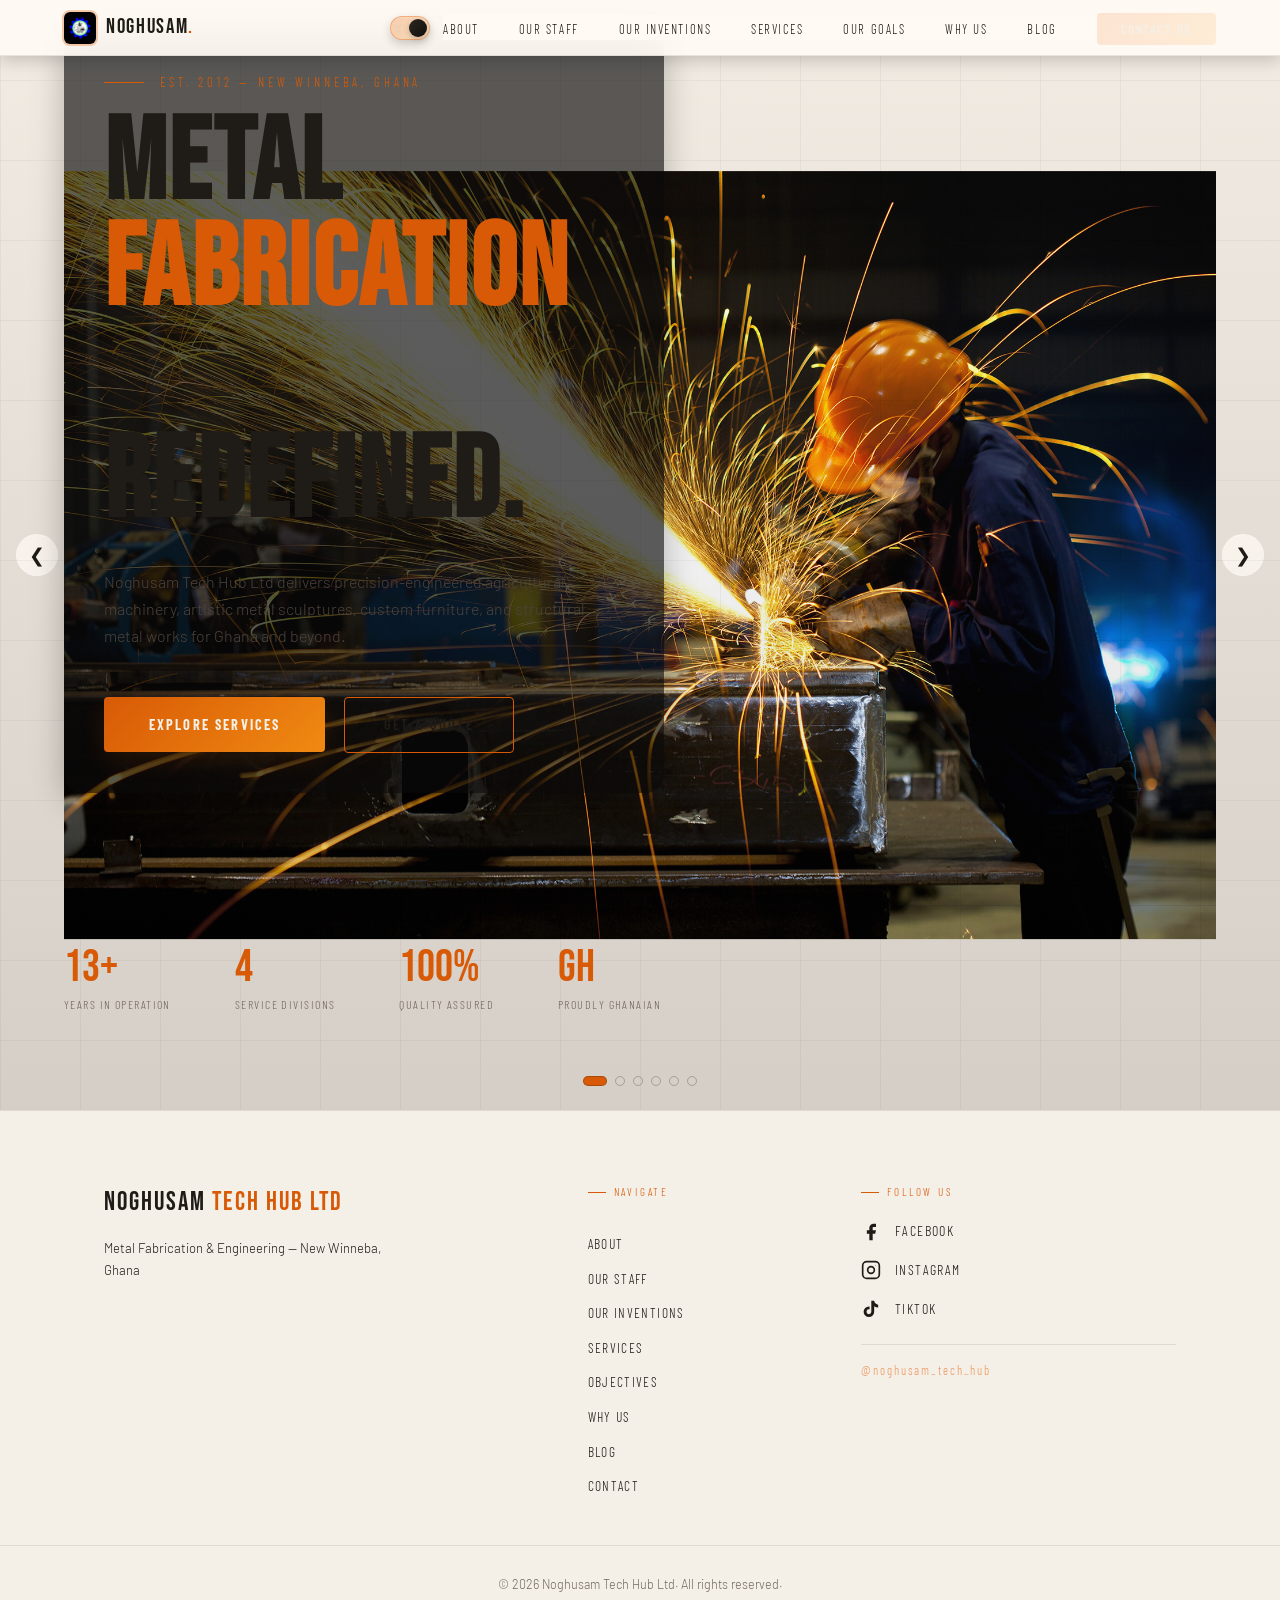
<file: index.html>
<!DOCTYPE html>
<html lang="en">
<head>
  <meta charset="UTF-8" />
  <meta name="viewport" content="width=device-width, initial-scale=1.0"/>
  <title>Noghusam Tech Hub Ltd | Metal Fabrication & Engineering</title>
  <link rel="preconnect" href="https://fonts.googleapis.com">
  <link href="https://fonts.googleapis.com/css2?family=Bebas+Neue&family=Barlow:wght@300;400;500;600&family=Barlow+Condensed:wght@600;700&display=swap" rel="stylesheet">
  <link rel="stylesheet" href="style.css">
</head>
<body>

<!-- NAV -->
<nav>
  <a href="index.html" class="nav-logo">
    <img src="assets/logo.jpeg" alt="Noghusam Logo">
    Noghusam<span>.</span>
  </a>
  <button class="theme-toggle" id="themeToggle" type="button" aria-label="Toggle theme" aria-pressed="false">
    <span class="theme-toggle-track" aria-hidden="true">
      <span class="theme-toggle-icon theme-toggle-icon-moon">☾</span>
      <span class="theme-toggle-icon theme-toggle-icon-sun">☀</span>
      <span class="theme-toggle-thumb"></span>
    </span>
    <span class="sr-only theme-toggle-state">Dark mode</span>
  </button>
  <button class="hamburger" onclick="toggleMenu()">☰</button>
  <ul class="nav-links" id="navMenu">
    <li><a href="about.html">About</a></li>
    <li><a href="staff.html">Our Staff</a></li>
    <li><a href="inventions.html">Our Inventions</a></li>
    <li><a href="services.html">Services</a></li>
    <li><a href="goals.html">Our Goals</a></li>
    <li><a href="why-us.html">Why Us</a></li>
    <li><a href="blog.html">Blog</a></li>
    <li><a href="contact.html" class="nav-cta">Contact Us</a></li>
  </ul>
</nav>

<!-- HERO -->
<section id="hero">
  <div class="hero-carousel" id="heroCarousel">
    <div class="carousel-track" id="carouselTrack">
      <img src="assets/landing_page.jpg" alt="Slide 1" class="carousel-slide is-active">
      <img src="assets/machine.png" alt="Slide 2" class="carousel-slide">
      <img src="assets/sculpture.jpg" alt="Sculpture slide" class="carousel-slide">
      <img src="assets/serv1.webp" alt="Service slide" class="carousel-slide">
      <img src="assets/5.webp" alt="Slide 5" class="carousel-slide">
      <img src="assets/6.jpg" alt="Slide 6" class="carousel-slide">
    </div>
    <button class="carousel-btn prev" id="carouselPrev" aria-label="Previous slide">&#10094;</button>
    <button class="carousel-btn next" id="carouselNext" aria-label="Next slide">&#10095;</button>
    <div class="carousel-dots" id="carouselDots"></div>
    <div class="carousel-swipe-hint">← swipe →</div>
  </div>
  <div class="hero-grid-lines"></div>
  <div class="hero-text-bg">
    <div class="hero-label">Est. 2012 &mdash; New Winneba, Ghana</div>
    <h1 class="hero-title">
      Metal<br>
      <em>Fabrication</em><br>
      Redefined.
    </h1>
    <p class="hero-sub">
      Noghusam Tech Hub Ltd delivers precision-engineered agricultural machinery, artistic metal sculptures, custom furniture, and structural metal works for Ghana and beyond.
    </p>
    <div class="hero-actions">
      <a href="services.html" class="btn-primary">Explore Services</a>
      <a href="contact.html" class="btn-ghost">Get a Quote</a>
    </div>
  </div>
  <div class="hero-stats">
    <div><div class="stat-num">13+</div><div class="stat-label">Years in Operation</div></div>
    <div><div class="stat-num">4</div><div class="stat-label">Service Divisions</div></div>
    <div><div class="stat-num">100%</div><div class="stat-label">Quality Assured</div></div>
    <div><div class="stat-num">GH</div><div class="stat-label">Proudly Ghanaian</div></div>
  </div>
</section>

<!-- FOOTER -->
<footer>
  <div class="footer-top">
    <div class="footer-brand">
      <div class="footer-logo">Noghusam<span> Tech Hub Ltd</span></div>
      <div class="footer-tagline">Metal Fabrication &amp; Engineering — New Winneba, Ghana</div>
    </div>
    <div class="footer-nav">
      <div class="footer-nav-col">
        <div class="footer-nav-label">Navigate</div>
        <a href="about.html">About</a>
        <a href="staff.html">Our Staff</a>
        <a href="inventions.html">Our Inventions</a>
        <a href="services.html">Services</a>
        <a href="goals.html">Objectives</a>
        <a href="why-us.html">Why Us</a>
        <a href="blog.html">Blog</a>
        <a href="contact.html">Contact</a>
      </div>
    </div>
    <div class="footer-social-block">
      <div class="footer-nav-label">Follow Us</div>
      <div class="footer-social-links">
        <!-- Facebook -->
        <a href="https://www.facebook.com/cwmcl" target="_blank" rel="noopener" class="social-link" aria-label="Facebook">
          <svg class="social-icon" viewBox="0 0 24 24" fill="currentColor">
            <path d="M18 2h-3a5 5 0 0 0-5 5v3H7v4h3v8h4v-8h3l1-4h-4V7a1 1 0 0 1 1-1h3z"/>
          </svg>
          <span>Facebook</span>
        </a>
        <!-- Instagram -->
        <a href="https://instagram.com/noghusam_tech_hub" target="_blank" rel="noopener" class="social-link" aria-label="Instagram">
          <svg class="social-icon" viewBox="0 0 24 24" fill="none" stroke="currentColor" stroke-width="2" stroke-linecap="round" stroke-linejoin="round">
            <rect x="2" y="2" width="20" height="20" rx="5" ry="5"/>
            <circle cx="12" cy="12" r="4"/>
            <circle cx="17.5" cy="6.5" r="0.5" fill="currentColor" stroke="none"/>
          </svg>
          <span>Instagram</span>
        </a>
        <!-- TikTok -->
        <a href="https://tiktok.com/@noghusam_tech_hub" target="_blank" rel="noopener" class="social-link" aria-label="TikTok">
          <svg class="social-icon" viewBox="0 0 24 24" fill="currentColor">
            <path d="M19.59 6.69a4.83 4.83 0 0 1-3.77-4.25V2h-3.45v13.67a2.89 2.89 0 0 1-2.88 2.5 2.89 2.89 0 0 1-2.89-2.89 2.89 2.89 0 0 1 2.89-2.89c.28 0 .54.04.79.1V9.01a6.32 6.32 0 0 0-.79-.05 6.34 6.34 0 0 0-6.34 6.34 6.34 6.34 0 0 0 6.34 6.34 6.34 6.34 0 0 0 6.33-6.34V8.69a8.18 8.18 0 0 0 4.78 1.52V6.75a4.85 4.85 0 0 1-1.01-.06z"/>
          </svg>
          <span>TikTok</span>
        </a>
      </div>
      <div class="footer-handle">@noghusam_tech_hub</div>
    </div>
  </div>
  <div class="footer-bottom">
    <div class="footer-copy">© 2026 Noghusam Tech Hub Ltd. All rights reserved.</div>
  </div>
</footer>

<script src="script.js"></script>
</body>
</html>
</file>
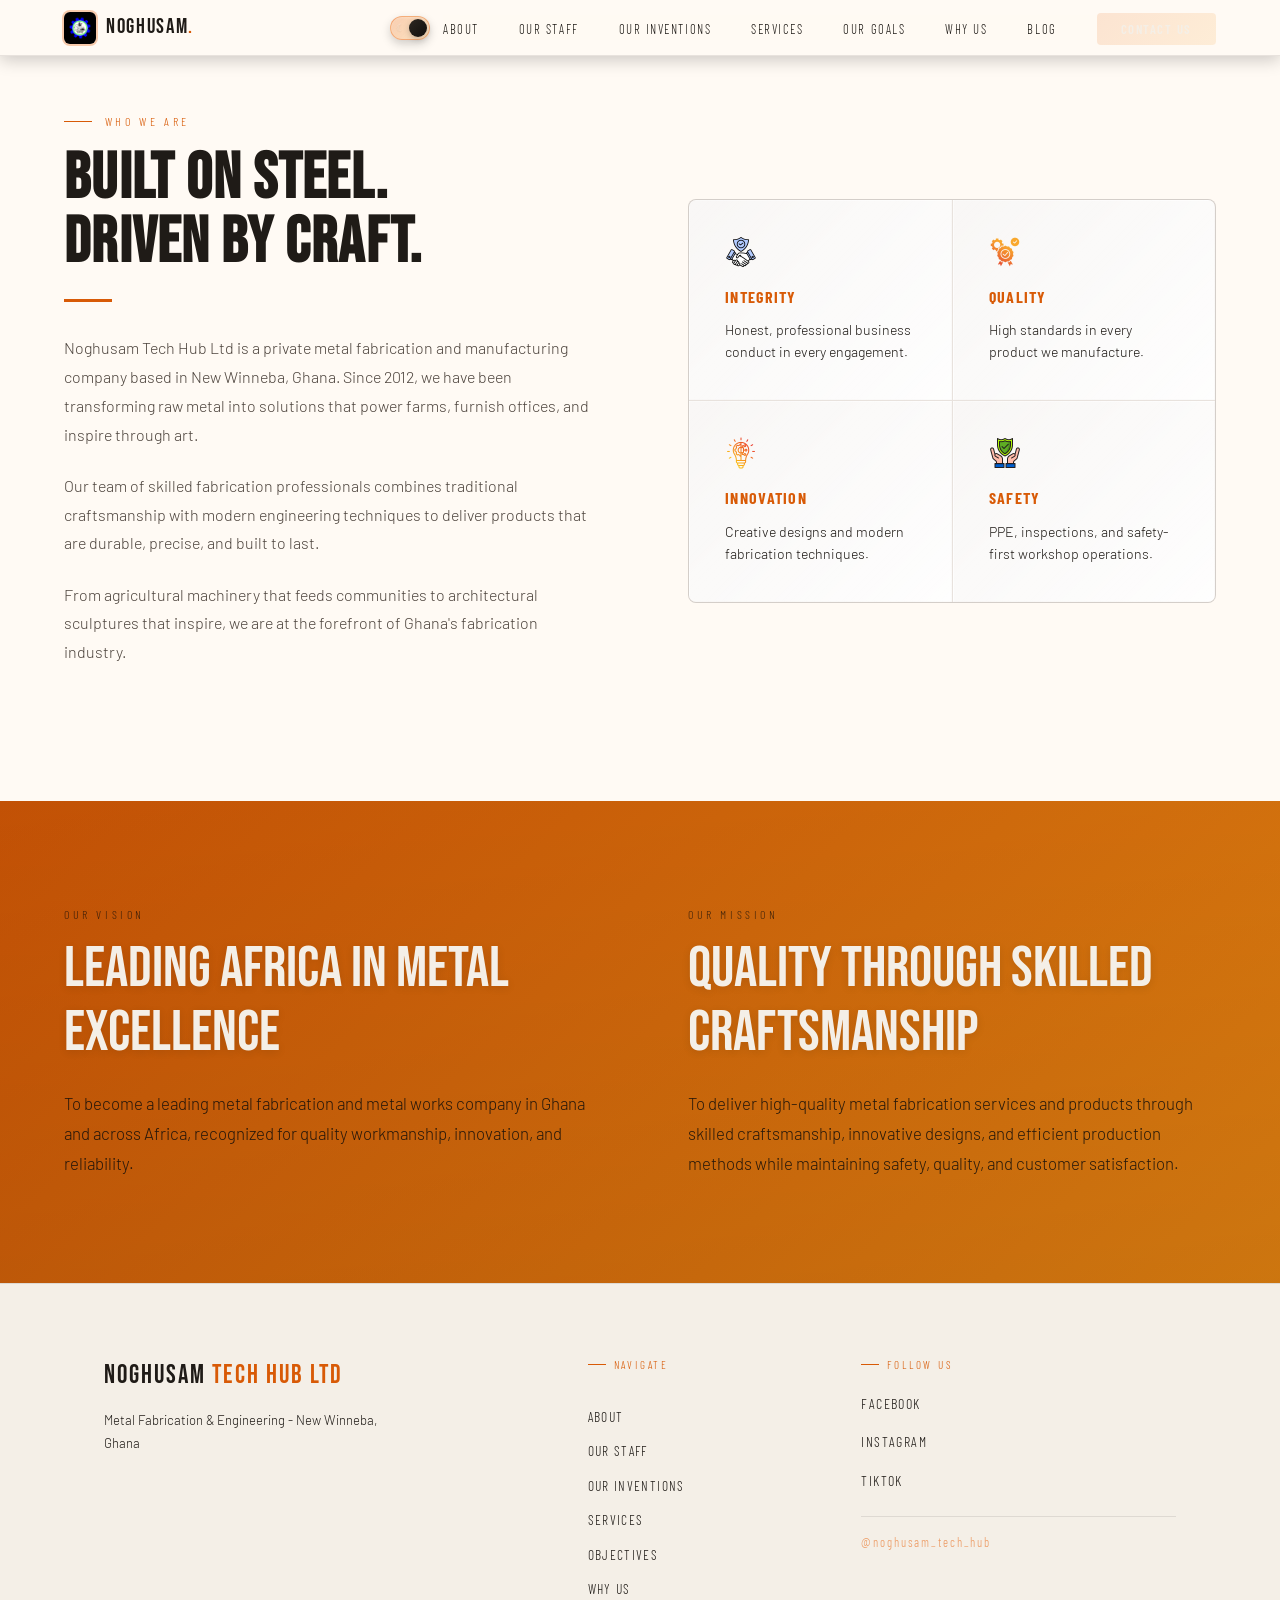
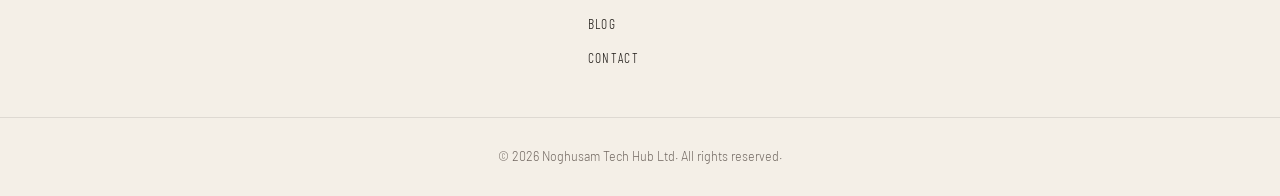
<file: about.html>
<!DOCTYPE html>
<html lang="en">
<head>
  <meta charset="UTF-8" />
  <meta name="viewport" content="width=device-width, initial-scale=1.0"/>
  <title>About | Noghusam Tech Hub Ltd</title>
  <link rel="preconnect" href="https://fonts.googleapis.com">
  <link href="https://fonts.googleapis.com/css2?family=Bebas+Neue&family=Barlow:wght@300;400;500;600&family=Barlow+Condensed:wght@600;700&display=swap" rel="stylesheet">
  <link rel="stylesheet" href="style.css">
</head>
<body>
<nav>
  <a href="index.html" class="nav-logo">
    <img src="assets/logo.jpeg" alt="Noghusam Logo">
    Noghusam<span>.</span>
  </a>
  <button class="theme-toggle" id="themeToggle" type="button" aria-label="Toggle theme" aria-pressed="false">
    <span class="theme-toggle-track" aria-hidden="true">
      <span class="theme-toggle-icon theme-toggle-icon-moon">☾</span>
      <span class="theme-toggle-icon theme-toggle-icon-sun">☀</span>
      <span class="theme-toggle-thumb"></span>
    </span>
    <span class="sr-only theme-toggle-state">Dark mode</span>
  </button>
  <button class="hamburger" onclick="toggleMenu()">☰</button>
  <ul class="nav-links" id="navMenu">
    <li><a href="about.html">About</a></li>
    <li><a href="staff.html">Our Staff</a></li>
    <li><a href="inventions.html">Our Inventions</a></li>
    <li><a href="services.html">Services</a></li>
    <li><a href="goals.html">Our Goals</a></li>
    <li><a href="why-us.html">Why Us</a></li>
    <li><a href="blog.html">Blog</a></li>
    <li><a href="contact.html" class="nav-cta">Contact Us</a></li>
  </ul>
</nav>

<section id="about">
  <div class="about-grid">
    <div class="about-text reveal">
      <div class="section-tag">Who We Are</div>
      <h2 class="section-title">Built on Steel.<br>Driven by Craft.</h2>
      <div class="divider"></div>
      <p>Noghusam Tech Hub Ltd is a private metal fabrication and manufacturing company based in New Winneba, Ghana. Since 2012, we have been transforming raw metal into solutions that power farms, furnish offices, and inspire through art.</p>
      <p>Our team of skilled fabrication professionals combines traditional craftsmanship with modern engineering techniques to deliver products that are durable, precise, and built to last.</p>
      <p>From agricultural machinery that feeds communities to architectural sculptures that inspire, we are at the forefront of Ghana's fabrication industry.</p>
    </div>
    <div class="values-grid reveal">
      <div class="value-card"><div class="value-icon"><img src="assets/integrity.png" alt="Integrity icon"></div><div class="value-title">Integrity</div><div class="value-desc">Honest, professional business conduct in every engagement.</div></div>
      <div class="value-card"><div class="value-icon"><img src="assets/quality.png" alt="Quality icon"></div><div class="value-title">Quality</div><div class="value-desc">High standards in every product we manufacture.</div></div>
      <div class="value-card"><div class="value-icon"><img src="assets/innovation.png" alt="Innovation icon"></div><div class="value-title">Innovation</div><div class="value-desc">Creative designs and modern fabrication techniques.</div></div>
      <div class="value-card"><div class="value-icon"><img src="assets/safety.webp" alt="Safety icon"></div><div class="value-title">Safety</div><div class="value-desc">PPE, inspections, and safety-first workshop operations.</div></div>
    </div>
  </div>
</section>

<section id="vision">
  <h2 class="sr-only">Vision and Mission</h2>
  <div class="vision-grid">
    <div class="reveal">
      <div class="vm-label">Our Vision</div>
      <div class="vm-title">Leading Africa in Metal Excellence</div>
      <p class="vm-text">To become a leading metal fabrication and metal works company in Ghana and across Africa, recognized for quality workmanship, innovation, and reliability.</p>
    </div>
    <div class="reveal">
      <div class="vm-label">Our Mission</div>
      <div class="vm-title">Quality Through Skilled Craftsmanship</div>
      <p class="vm-text">To deliver high-quality metal fabrication services and products through skilled craftsmanship, innovative designs, and efficient production methods while maintaining safety, quality, and customer satisfaction.</p>
    </div>
  </div>
</section>

<footer>
  <div class="footer-top">
    <div class="footer-brand">
      <div class="footer-logo">Noghusam<span> Tech Hub Ltd</span></div>
      <div class="footer-tagline">Metal Fabrication &amp; Engineering - New Winneba, Ghana</div>
    </div>
    <div class="footer-nav">
      <div class="footer-nav-col">
        <div class="footer-nav-label">Navigate</div>
        <a href="about.html">About</a>
        <a href="staff.html">Our Staff</a>
        <a href="inventions.html">Our Inventions</a>
        <a href="services.html">Services</a>
        <a href="goals.html">Objectives</a>
        <a href="why-us.html">Why Us</a>
        <a href="blog.html">Blog</a>
        <a href="contact.html">Contact</a>
      </div>
    </div>
    <div class="footer-social-block">
      <div class="footer-nav-label">Follow Us</div>
      <div class="footer-social-links">
        <a href="https://www.facebook.com/cwmcl" target="_blank" rel="noopener" class="social-link">Facebook</a>
        <a href="https://instagram.com/noghusam_tech_hub" target="_blank" rel="noopener" class="social-link">Instagram</a>
        <a href="https://tiktok.com/@noghusam_tech_hub" target="_blank" rel="noopener" class="social-link">TikTok</a>
      </div>
      <div class="footer-handle">@noghusam_tech_hub</div>
    </div>
  </div>
  <div class="footer-bottom">
    <div class="footer-copy">© 2026 Noghusam Tech Hub Ltd. All rights reserved.</div>
  </div>
</footer>

<script src="script.js"></script>
</body>
</html>
</file>
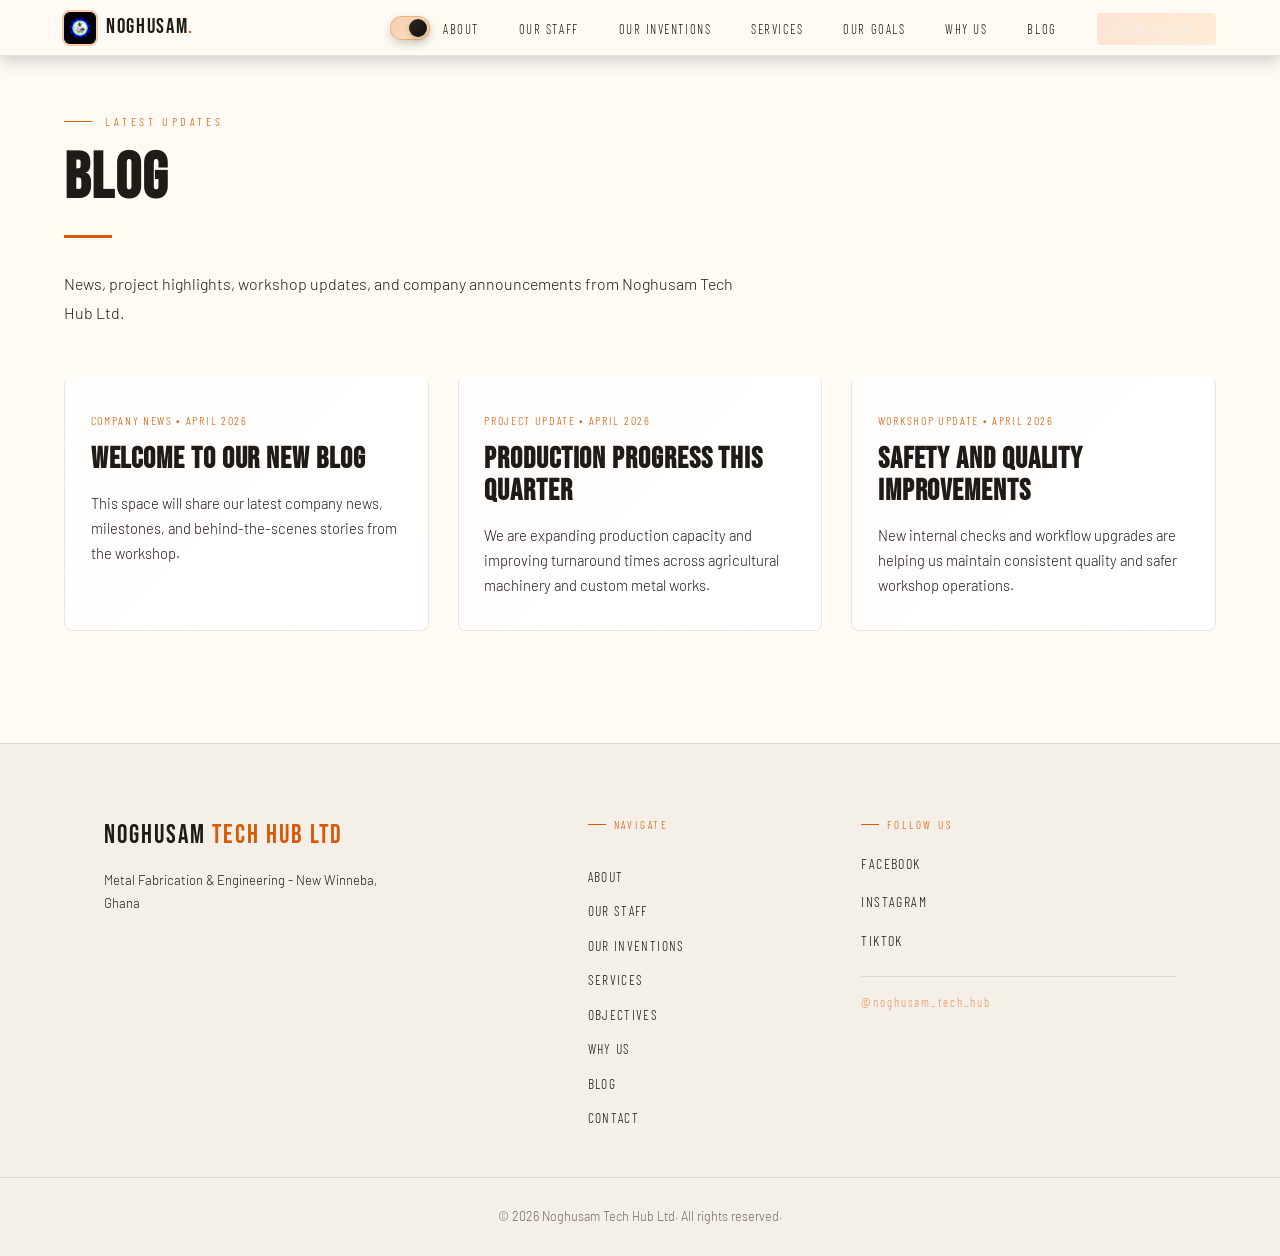
<file: blog.html>
<!DOCTYPE html>
<html lang="en">
<head>
  <meta charset="UTF-8" />
  <meta name="viewport" content="width=device-width, initial-scale=1.0"/>
  <title>Blog | Noghusam Tech Hub Ltd</title>
  <link rel="preconnect" href="https://fonts.googleapis.com">
  <link href="https://fonts.googleapis.com/css2?family=Bebas+Neue&family=Barlow:wght@300;400;500;600&family=Barlow+Condensed:wght@600;700&display=swap" rel="stylesheet">
  <link rel="stylesheet" href="style.css">
</head>
<body>
<nav>
  <a href="index.html" class="nav-logo"><img src="assets/logo.jpeg" alt="Noghusam Logo">Noghusam<span>.</span></a>
  <button class="theme-toggle" id="themeToggle" type="button" aria-label="Toggle theme" aria-pressed="false"><span class="theme-toggle-track" aria-hidden="true"><span class="theme-toggle-icon theme-toggle-icon-moon">☾</span><span class="theme-toggle-icon theme-toggle-icon-sun">☀</span><span class="theme-toggle-thumb"></span></span><span class="sr-only theme-toggle-state">Dark mode</span></button>
  <button class="hamburger" onclick="toggleMenu()">☰</button>
  <ul class="nav-links" id="navMenu">
    <li><a href="about.html">About</a></li><li><a href="staff.html">Our Staff</a></li><li><a href="inventions.html">Our Inventions</a></li><li><a href="services.html">Services</a></li><li><a href="goals.html">Our Goals</a></li><li><a href="why-us.html">Why Us</a></li><li><a href="blog.html">Blog</a></li><li><a href="contact.html" class="nav-cta">Contact Us</a></li>
  </ul>
</nav>
<section id="blog">
  <div class="blog-wrap">
    <div class="reveal">
      <div class="section-tag">Latest Updates</div>
      <h2 class="section-title">BLOG</h2>
      <div class="divider"></div>
      <p class="blog-intro">News, project highlights, workshop updates, and company announcements from Noghusam Tech Hub Ltd.</p>
    </div>
    <div class="blog-grid reveal">
      <article class="blog-card"><div class="blog-meta">Company News • April 2026</div><h3 class="blog-title">Welcome to Our New Blog</h3><p class="blog-excerpt">This space will share our latest company news, milestones, and behind-the-scenes stories from the workshop.</p></article>
      <article class="blog-card"><div class="blog-meta">Project Update • April 2026</div><h3 class="blog-title">Production Progress This Quarter</h3><p class="blog-excerpt">We are expanding production capacity and improving turnaround times across agricultural machinery and custom metal works.</p></article>
      <article class="blog-card"><div class="blog-meta">Workshop Update • April 2026</div><h3 class="blog-title">Safety and Quality Improvements</h3><p class="blog-excerpt">New internal checks and workflow upgrades are helping us maintain consistent quality and safer workshop operations.</p></article>
    </div>
  </div>
</section>
<footer>
  <div class="footer-top"><div class="footer-brand"><div class="footer-logo">Noghusam<span> Tech Hub Ltd</span></div><div class="footer-tagline">Metal Fabrication &amp; Engineering - New Winneba, Ghana</div></div><div class="footer-nav"><div class="footer-nav-col"><div class="footer-nav-label">Navigate</div><a href="about.html">About</a><a href="staff.html">Our Staff</a><a href="inventions.html">Our Inventions</a><a href="services.html">Services</a><a href="goals.html">Objectives</a><a href="why-us.html">Why Us</a><a href="blog.html">Blog</a><a href="contact.html">Contact</a></div></div><div class="footer-social-block"><div class="footer-nav-label">Follow Us</div><div class="footer-social-links"><a href="https://www.facebook.com/cwmcl" target="_blank" rel="noopener" class="social-link">Facebook</a><a href="https://instagram.com/noghusam_tech_hub" target="_blank" rel="noopener" class="social-link">Instagram</a><a href="https://tiktok.com/@noghusam_tech_hub" target="_blank" rel="noopener" class="social-link">TikTok</a></div><div class="footer-handle">@noghusam_tech_hub</div></div></div>
  <div class="footer-bottom"><div class="footer-copy">© 2026 Noghusam Tech Hub Ltd. All rights reserved.</div></div>
</footer>
<script src="script.js"></script>
</body>
</html>
</file>
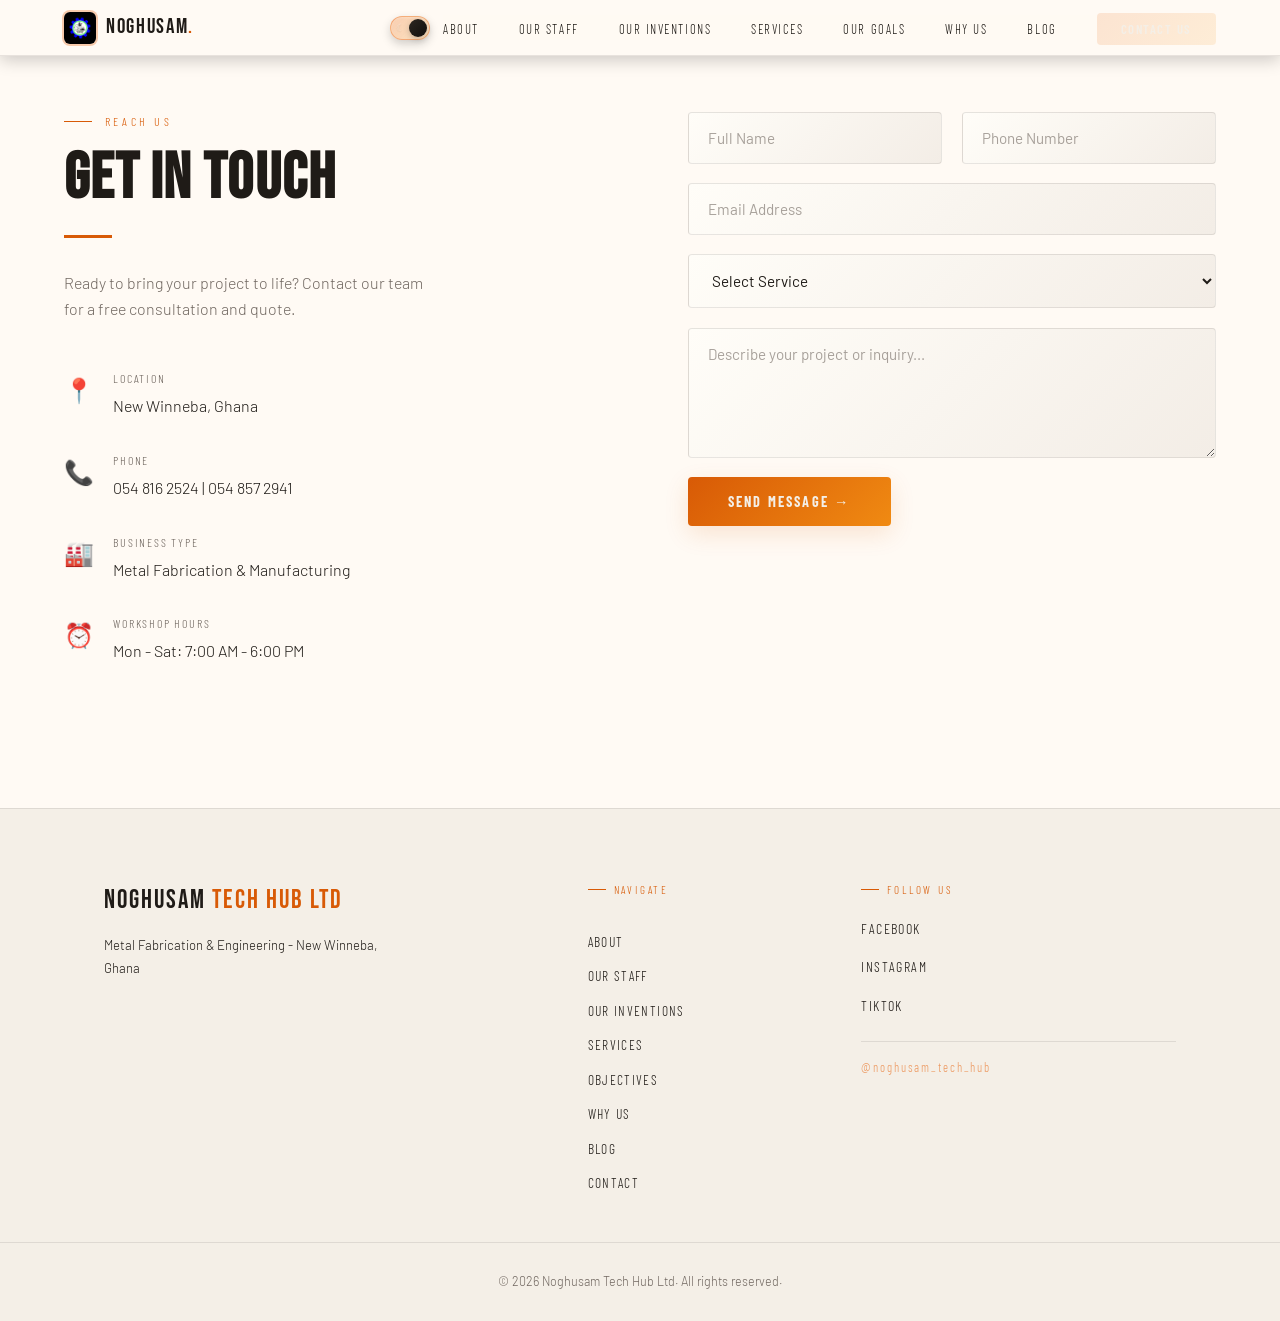
<file: contact.html>
<!DOCTYPE html>
<html lang="en">
<head>
  <meta charset="UTF-8" />
  <meta name="viewport" content="width=device-width, initial-scale=1.0"/>
  <title>Contact Us | Noghusam Tech Hub Ltd</title>
  <link rel="preconnect" href="https://fonts.googleapis.com">
  <link href="https://fonts.googleapis.com/css2?family=Bebas+Neue&family=Barlow:wght@300;400;500;600&family=Barlow+Condensed:wght@600;700&display=swap" rel="stylesheet">
  <link rel="stylesheet" href="style.css">
</head>
<body>
<nav>
  <a href="index.html" class="nav-logo"><img src="assets/logo.jpeg" alt="Noghusam Logo">Noghusam<span>.</span></a>
  <button class="theme-toggle" id="themeToggle" type="button" aria-label="Toggle theme" aria-pressed="false"><span class="theme-toggle-track" aria-hidden="true"><span class="theme-toggle-icon theme-toggle-icon-moon">☾</span><span class="theme-toggle-icon theme-toggle-icon-sun">☀</span><span class="theme-toggle-thumb"></span></span><span class="sr-only theme-toggle-state">Dark mode</span></button>
  <button class="hamburger" onclick="toggleMenu()">☰</button>
  <ul class="nav-links" id="navMenu">
    <li><a href="about.html">About</a></li><li><a href="staff.html">Our Staff</a></li><li><a href="inventions.html">Our Inventions</a></li><li><a href="services.html">Services</a></li><li><a href="goals.html">Our Goals</a></li><li><a href="why-us.html">Why Us</a></li><li><a href="blog.html">Blog</a></li><li><a href="contact.html" class="nav-cta">Contact Us</a></li>
  </ul>
</nav>
<section id="contact">
  <div class="contact-wrap">
    <div class="reveal">
      <div class="section-tag">Reach Us</div>
      <h2 class="section-title">Get In Touch</h2>
      <div class="divider"></div>
      <p class="contact-intro">Ready to bring your project to life? Contact our team for a free consultation and quote.</p>
      <div class="contact-detail"><div class="contact-icon">📍</div><div><div class="contact-label">Location</div><div class="contact-value">New Winneba, Ghana</div></div></div>
      <div class="contact-detail"><div class="contact-icon">📞</div><div><div class="contact-label">Phone</div><div class="contact-value">054 816 2524 | 054 857 2941</div></div></div>
      <div class="contact-detail"><div class="contact-icon">🏭</div><div><div class="contact-label">Business Type</div><div class="contact-value">Metal Fabrication &amp; Manufacturing</div></div></div>
      <div class="contact-detail"><div class="contact-icon">⏰</div><div><div class="contact-label">Workshop Hours</div><div class="contact-value">Mon - Sat: 7:00 AM - 6:00 PM</div></div></div>
    </div>
    <div class="reveal">
      <div class="contact-form">
        <div class="form-row"><input type="text" placeholder="Full Name" /><input type="tel" placeholder="Phone Number" /></div>
        <input type="email" placeholder="Email Address" />
        <select aria-label="Select Service" title="Select Service">
          <option value="" disabled selected>Select Service</option>
          <option>Agricultural Machinery</option>
          <option>Cocoa Pod Breaking Machine</option>
          <option>Metal Sculpture & Art</option>
          <option>Metal Furniture</option>
          <option>General Metal Works</option>
          <option>Other</option>
        </select>
        <textarea placeholder="Describe your project or inquiry..."></textarea>
        <button class="form-submit" onclick="handleSubmit(event)">Send Message →</button>
        <p id="form-msg" class="form-msg">✓ Message sent! We'll be in touch soon.</p>
      </div>
    </div>
  </div>
</section>
<footer>
  <div class="footer-top"><div class="footer-brand"><div class="footer-logo">Noghusam<span> Tech Hub Ltd</span></div><div class="footer-tagline">Metal Fabrication &amp; Engineering - New Winneba, Ghana</div></div><div class="footer-nav"><div class="footer-nav-col"><div class="footer-nav-label">Navigate</div><a href="about.html">About</a><a href="staff.html">Our Staff</a><a href="inventions.html">Our Inventions</a><a href="services.html">Services</a><a href="goals.html">Objectives</a><a href="why-us.html">Why Us</a><a href="blog.html">Blog</a><a href="contact.html">Contact</a></div></div><div class="footer-social-block"><div class="footer-nav-label">Follow Us</div><div class="footer-social-links"><a href="https://www.facebook.com/cwmcl" target="_blank" rel="noopener" class="social-link">Facebook</a><a href="https://instagram.com/noghusam_tech_hub" target="_blank" rel="noopener" class="social-link">Instagram</a><a href="https://tiktok.com/@noghusam_tech_hub" target="_blank" rel="noopener" class="social-link">TikTok</a></div><div class="footer-handle">@noghusam_tech_hub</div></div></div>
  <div class="footer-bottom"><div class="footer-copy">© 2026 Noghusam Tech Hub Ltd. All rights reserved.</div></div>
</footer>
<script src="script.js"></script>
</body>
</html>
</file>
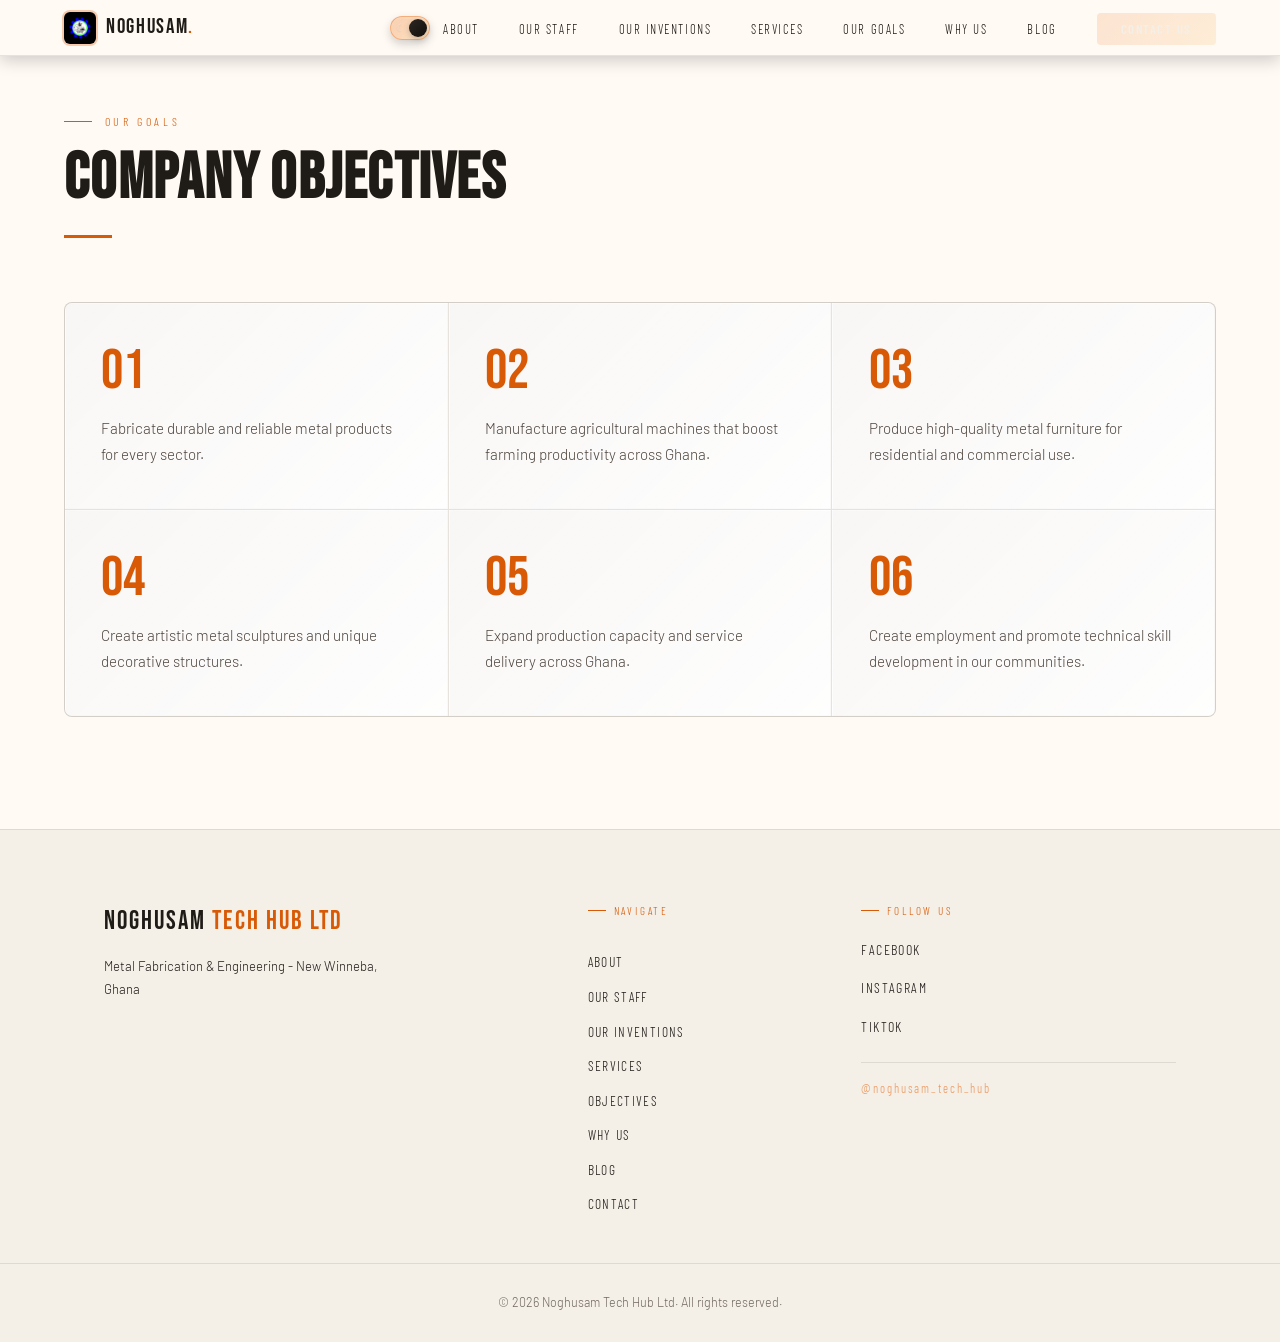
<file: goals.html>
<!DOCTYPE html>
<html lang="en">
<head>
  <meta charset="UTF-8" />
  <meta name="viewport" content="width=device-width, initial-scale=1.0"/>
  <title>Our Goals | Noghusam Tech Hub Ltd</title>
  <link rel="preconnect" href="https://fonts.googleapis.com">
  <link href="https://fonts.googleapis.com/css2?family=Bebas+Neue&family=Barlow:wght@300;400;500;600&family=Barlow+Condensed:wght@600;700&display=swap" rel="stylesheet">
  <link rel="stylesheet" href="style.css">
</head>
<body>
<nav>
  <a href="index.html" class="nav-logo"><img src="assets/logo.jpeg" alt="Noghusam Logo">Noghusam<span>.</span></a>
  <button class="theme-toggle" id="themeToggle" type="button" aria-label="Toggle theme" aria-pressed="false"><span class="theme-toggle-track" aria-hidden="true"><span class="theme-toggle-icon theme-toggle-icon-moon">☾</span><span class="theme-toggle-icon theme-toggle-icon-sun">☀</span><span class="theme-toggle-thumb"></span></span><span class="sr-only theme-toggle-state">Dark mode</span></button>
  <button class="hamburger" onclick="toggleMenu()">☰</button>
  <ul class="nav-links" id="navMenu">
    <li><a href="about.html">About</a></li><li><a href="staff.html">Our Staff</a></li><li><a href="inventions.html">Our Inventions</a></li><li><a href="services.html">Services</a></li><li><a href="goals.html">Our Goals</a></li><li><a href="why-us.html">Why Us</a></li><li><a href="blog.html">Blog</a></li><li><a href="contact.html" class="nav-cta">Contact Us</a></li>
  </ul>
</nav>
<section id="objectives">
  <div class="obj-wrap">
    <div class="obj-header reveal">
      <div class="section-tag">Our Goals</div>
      <h2 class="section-title">Company Objectives</h2>
      <div class="divider"></div>
    </div>
    <div class="obj-grid reveal">
      <div class="obj-item"><div class="obj-num">01</div><div class="obj-text">Fabricate durable and reliable metal products for every sector.</div></div>
      <div class="obj-item"><div class="obj-num">02</div><div class="obj-text">Manufacture agricultural machines that boost farming productivity across Ghana.</div></div>
      <div class="obj-item"><div class="obj-num">03</div><div class="obj-text">Produce high-quality metal furniture for residential and commercial use.</div></div>
      <div class="obj-item"><div class="obj-num">04</div><div class="obj-text">Create artistic metal sculptures and unique decorative structures.</div></div>
      <div class="obj-item"><div class="obj-num">05</div><div class="obj-text">Expand production capacity and service delivery across Ghana.</div></div>
      <div class="obj-item"><div class="obj-num">06</div><div class="obj-text">Create employment and promote technical skill development in our communities.</div></div>
    </div>
  </div>
</section>
<footer>
  <div class="footer-top"><div class="footer-brand"><div class="footer-logo">Noghusam<span> Tech Hub Ltd</span></div><div class="footer-tagline">Metal Fabrication &amp; Engineering - New Winneba, Ghana</div></div><div class="footer-nav"><div class="footer-nav-col"><div class="footer-nav-label">Navigate</div><a href="about.html">About</a><a href="staff.html">Our Staff</a><a href="inventions.html">Our Inventions</a><a href="services.html">Services</a><a href="goals.html">Objectives</a><a href="why-us.html">Why Us</a><a href="blog.html">Blog</a><a href="contact.html">Contact</a></div></div><div class="footer-social-block"><div class="footer-nav-label">Follow Us</div><div class="footer-social-links"><a href="https://www.facebook.com/cwmcl" target="_blank" rel="noopener" class="social-link">Facebook</a><a href="https://instagram.com/noghusam_tech_hub" target="_blank" rel="noopener" class="social-link">Instagram</a><a href="https://tiktok.com/@noghusam_tech_hub" target="_blank" rel="noopener" class="social-link">TikTok</a></div><div class="footer-handle">@noghusam_tech_hub</div></div></div>
  <div class="footer-bottom"><div class="footer-copy">© 2026 Noghusam Tech Hub Ltd. All rights reserved.</div></div>
</footer>
<script src="script.js"></script>
</body>
</html>
</file>
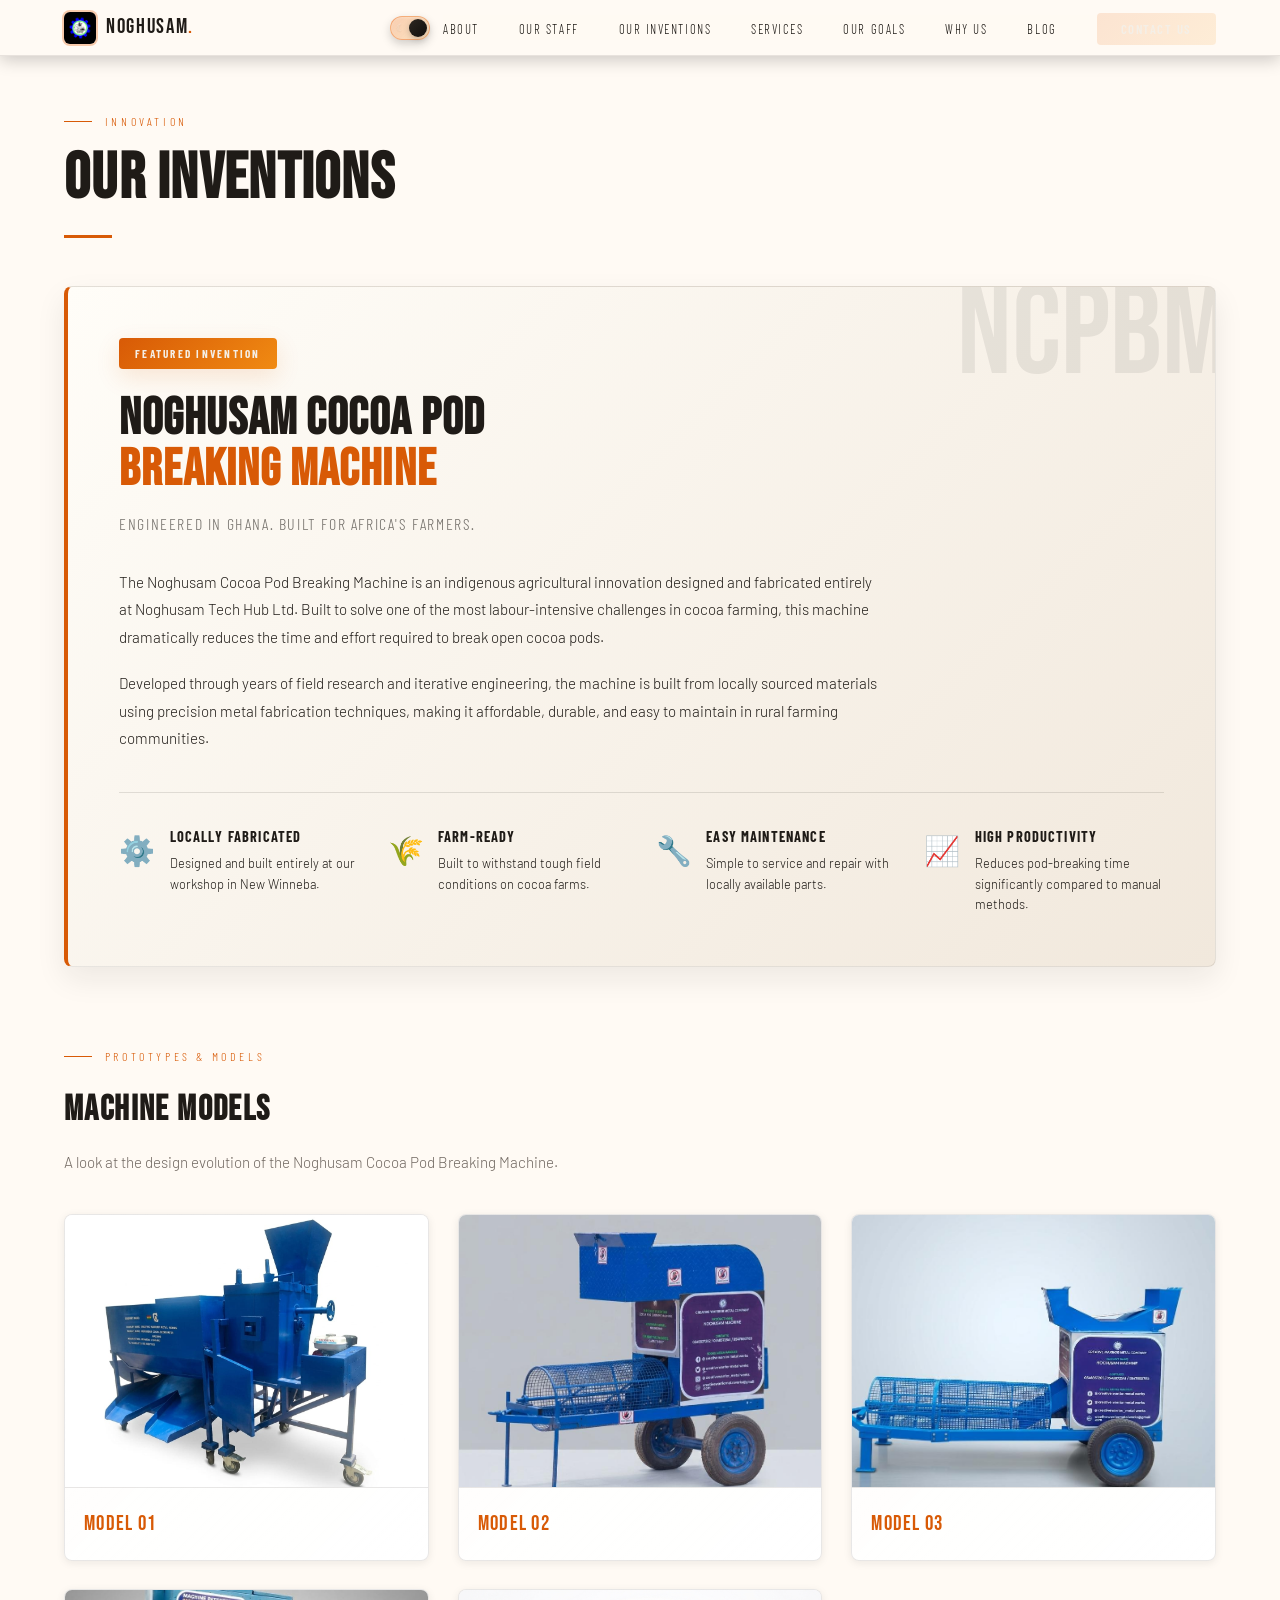
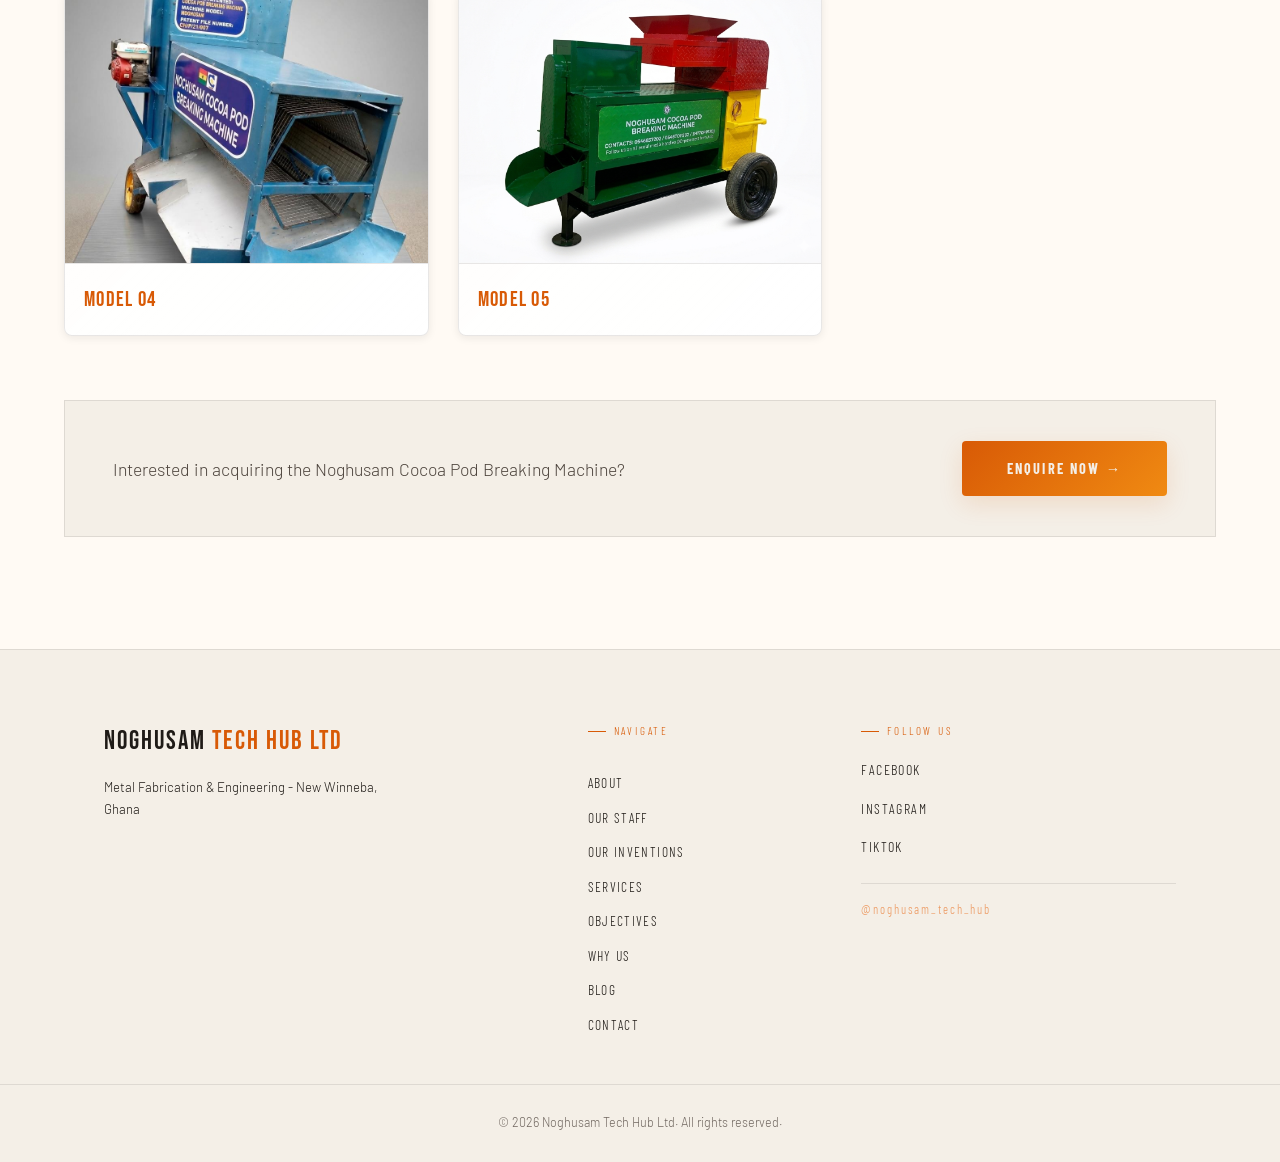
<file: inventions.html>
<!DOCTYPE html>
<html lang="en">
<head>
  <meta charset="UTF-8" />
  <meta name="viewport" content="width=device-width, initial-scale=1.0"/>
  <title>Our Inventions | Noghusam Tech Hub Ltd</title>
  <link rel="preconnect" href="https://fonts.googleapis.com">
  <link href="https://fonts.googleapis.com/css2?family=Bebas+Neue&family=Barlow:wght@300;400;500;600&family=Barlow+Condensed:wght@600;700&display=swap" rel="stylesheet">
  <link rel="stylesheet" href="style.css">
</head>
<body>
<nav>
  <a href="index.html" class="nav-logo"><img src="assets/logo.jpeg" alt="Noghusam Logo">Noghusam<span>.</span></a>
  <button class="theme-toggle" id="themeToggle" type="button" aria-label="Toggle theme" aria-pressed="false"><span class="theme-toggle-track" aria-hidden="true"><span class="theme-toggle-icon theme-toggle-icon-moon">☾</span><span class="theme-toggle-icon theme-toggle-icon-sun">☀</span><span class="theme-toggle-thumb"></span></span><span class="sr-only theme-toggle-state">Dark mode</span></button>
  <button class="hamburger" onclick="toggleMenu()">☰</button>
  <ul class="nav-links" id="navMenu">
    <li><a href="about.html">About</a></li><li><a href="staff.html">Our Staff</a></li><li><a href="inventions.html">Our Inventions</a></li><li><a href="services.html">Services</a></li><li><a href="goals.html">Our Goals</a></li><li><a href="why-us.html">Why Us</a></li><li><a href="blog.html">Blog</a></li><li><a href="contact.html" class="nav-cta">Contact Us</a></li>
  </ul>
</nav>
<section id="inventions">
  <div class="inv-wrap">
    <div class="inv-header reveal">
      <div class="section-tag">Innovation</div>
      <h2 class="section-title">Our Inventions</h2>
      <div class="divider"></div>
    </div>
    <div class="inv-featured reveal">
      <div class="inv-badge">Featured Invention</div>
      <h3 class="inv-name">Noghusam Cocoa Pod<br><em>Breaking Machine</em></h3>
      <p class="inv-tagline">Engineered in Ghana. Built for Africa's farmers.</p>
      <div class="inv-desc">
        <p>The Noghusam Cocoa Pod Breaking Machine is an indigenous agricultural innovation designed and fabricated entirely at Noghusam Tech Hub Ltd. Built to solve one of the most labour-intensive challenges in cocoa farming, this machine dramatically reduces the time and effort required to break open cocoa pods.</p>
        <p>Developed through years of field research and iterative engineering, the machine is built from locally sourced materials using precision metal fabrication techniques, making it affordable, durable, and easy to maintain in rural farming communities.</p>
      </div>
      <div class="inv-highlights">
        <div class="inv-highlight"><div class="inv-highlight-icon">⚙️</div><div><div class="inv-highlight-title">Locally Fabricated</div><div class="inv-highlight-desc">Designed and built entirely at our workshop in New Winneba.</div></div></div>
        <div class="inv-highlight"><div class="inv-highlight-icon">🌾</div><div><div class="inv-highlight-title">Farm-Ready</div><div class="inv-highlight-desc">Built to withstand tough field conditions on cocoa farms.</div></div></div>
        <div class="inv-highlight"><div class="inv-highlight-icon">🔧</div><div><div class="inv-highlight-title">Easy Maintenance</div><div class="inv-highlight-desc">Simple to service and repair with locally available parts.</div></div></div>
        <div class="inv-highlight"><div class="inv-highlight-icon">📈</div><div><div class="inv-highlight-title">High Productivity</div><div class="inv-highlight-desc">Reduces pod-breaking time significantly compared to manual methods.</div></div></div>
      </div>
    </div>
    <div class="inv-gallery-header reveal">
      <div class="section-tag">Prototypes & Models</div>
      <h3 class="inv-gallery-title">Machine Models</h3>
      <p class="inv-gallery-sub">A look at the design evolution of the Noghusam Cocoa Pod Breaking Machine.</p>
    </div>
    <div class="inv-gallery reveal">
      <div class="inv-img-card"><div class="inv-img-wrap"><img src="assets/Model_1.jpeg" alt="Model 1" class="inv-img"></div><div class="inv-img-info"><div class="inv-img-label">Model 01</div></div></div>
      <div class="inv-img-card"><div class="inv-img-wrap"><img src="assets/Model_2.jpeg" alt="Model 2" class="inv-img"></div><div class="inv-img-info"><div class="inv-img-label">Model 02</div></div></div>
      <div class="inv-img-card"><div class="inv-img-wrap"><img src="assets/Model_3.jpeg" alt="Model 3" class="inv-img"></div><div class="inv-img-info"><div class="inv-img-label">Model 03</div></div></div>
      <div class="inv-img-card"><div class="inv-img-wrap"><img src="assets/Model_4.jpeg" alt="Model 4" class="inv-img"></div><div class="inv-img-info"><div class="inv-img-label">Model 04</div></div></div>
      <div class="inv-img-card"><div class="inv-img-wrap"><img src="assets/Model_5.png" alt="Model 5" class="inv-img"></div><div class="inv-img-info"><div class="inv-img-label">Model 05</div></div></div>
    </div>
    <div class="inv-cta reveal">
      <p>Interested in acquiring the Noghusam Cocoa Pod Breaking Machine?</p>
      <a href="contact.html" class="btn-primary">Enquire Now →</a>
    </div>
  </div>
</section>
<footer>
  <div class="footer-top"><div class="footer-brand"><div class="footer-logo">Noghusam<span> Tech Hub Ltd</span></div><div class="footer-tagline">Metal Fabrication &amp; Engineering - New Winneba, Ghana</div></div><div class="footer-nav"><div class="footer-nav-col"><div class="footer-nav-label">Navigate</div><a href="about.html">About</a><a href="staff.html">Our Staff</a><a href="inventions.html">Our Inventions</a><a href="services.html">Services</a><a href="goals.html">Objectives</a><a href="why-us.html">Why Us</a><a href="blog.html">Blog</a><a href="contact.html">Contact</a></div></div><div class="footer-social-block"><div class="footer-nav-label">Follow Us</div><div class="footer-social-links"><a href="https://www.facebook.com/cwmcl" target="_blank" rel="noopener" class="social-link">Facebook</a><a href="https://instagram.com/noghusam_tech_hub" target="_blank" rel="noopener" class="social-link">Instagram</a><a href="https://tiktok.com/@noghusam_tech_hub" target="_blank" rel="noopener" class="social-link">TikTok</a></div><div class="footer-handle">@noghusam_tech_hub</div></div></div>
  <div class="footer-bottom"><div class="footer-copy">© 2026 Noghusam Tech Hub Ltd. All rights reserved.</div></div>
</footer>
<script src="script.js"></script>
</body>
</html>
</file>
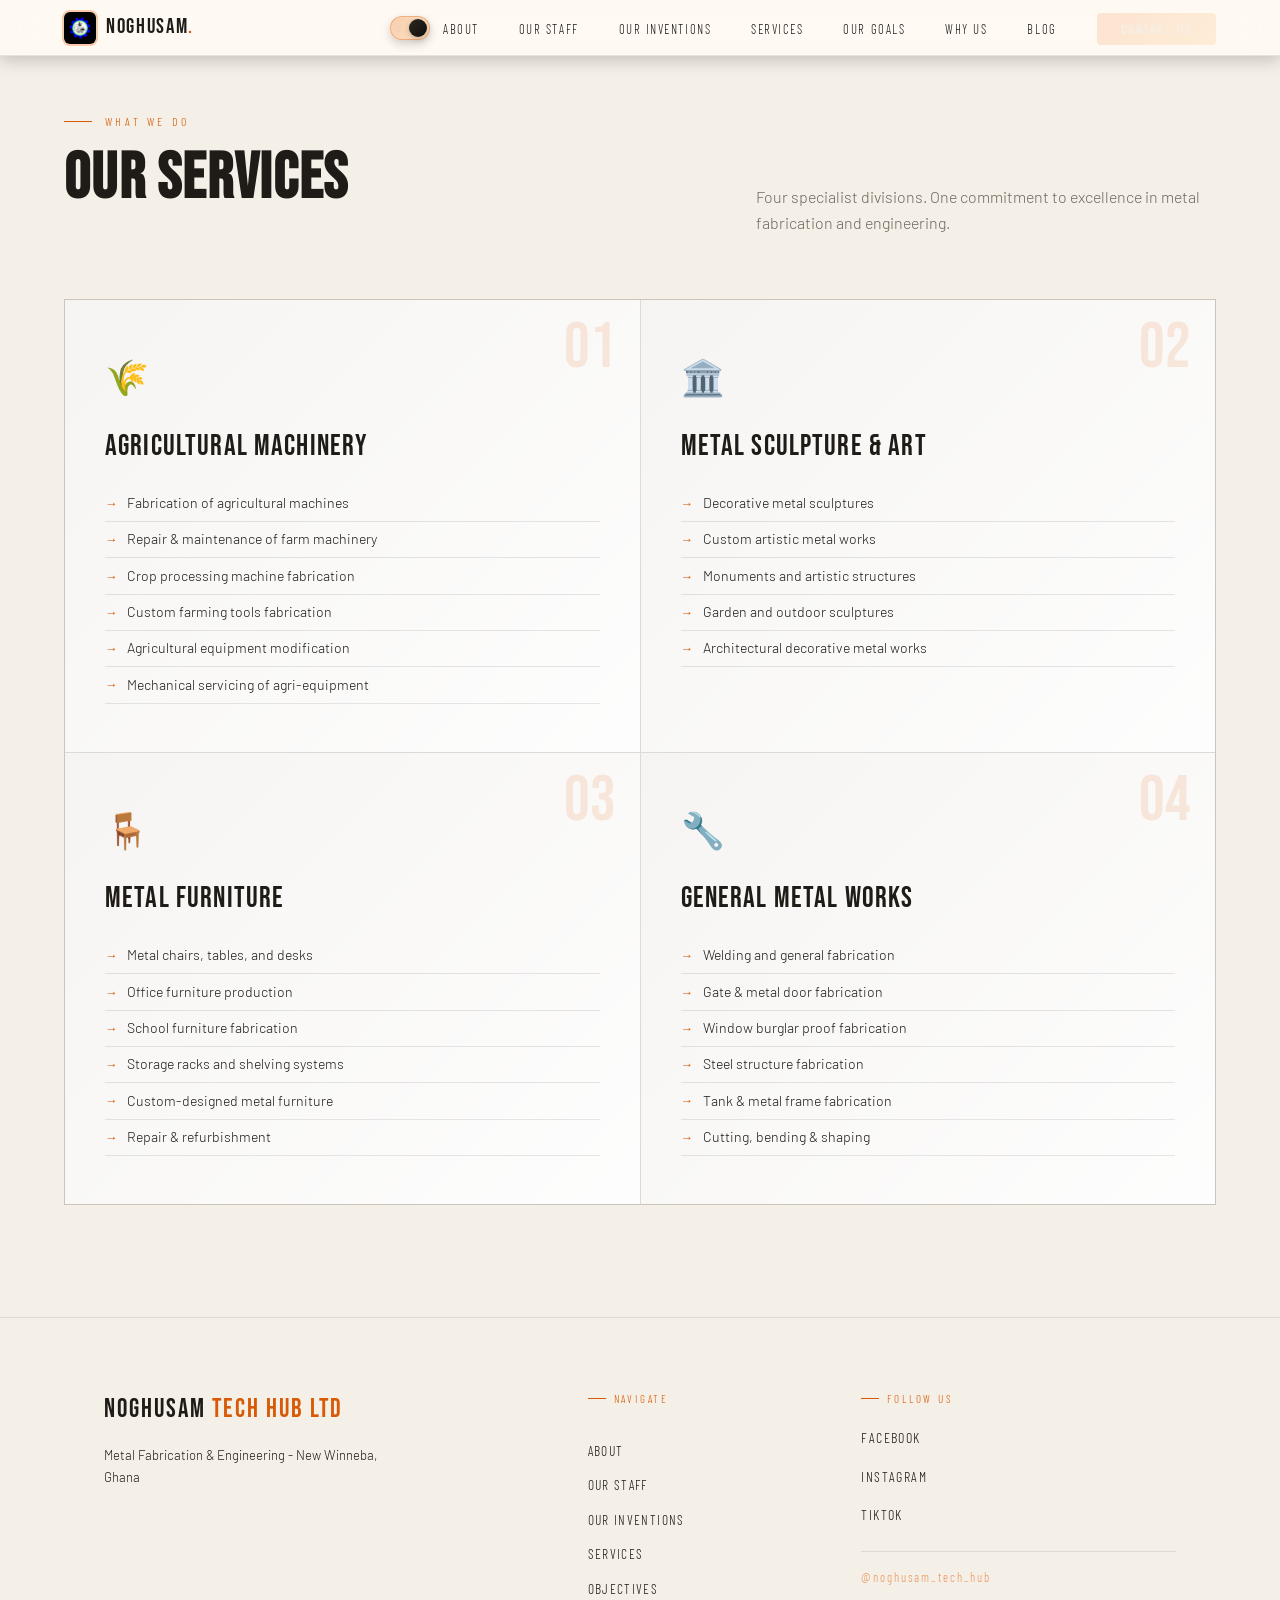
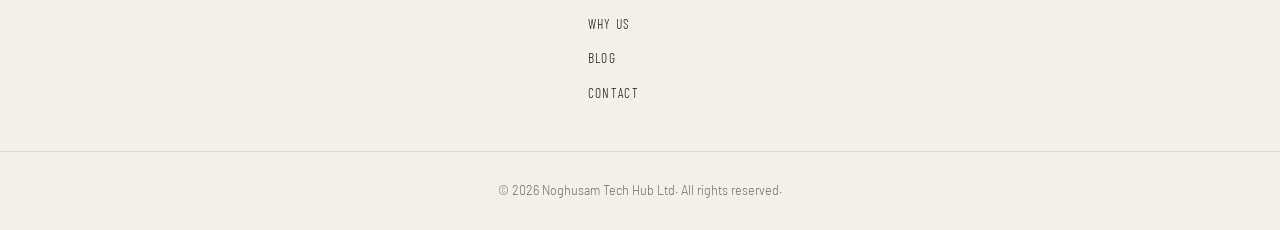
<file: services.html>
<!DOCTYPE html>
<html lang="en">
<head>
  <meta charset="UTF-8" />
  <meta name="viewport" content="width=device-width, initial-scale=1.0"/>
  <title>Services | Noghusam Tech Hub Ltd</title>
  <link rel="preconnect" href="https://fonts.googleapis.com">
  <link href="https://fonts.googleapis.com/css2?family=Bebas+Neue&family=Barlow:wght@300;400;500;600&family=Barlow+Condensed:wght@600;700&display=swap" rel="stylesheet">
  <link rel="stylesheet" href="style.css">
</head>
<body>
<nav>
  <a href="index.html" class="nav-logo"><img src="assets/logo.jpeg" alt="Noghusam Logo">Noghusam<span>.</span></a>
  <button class="theme-toggle" id="themeToggle" type="button" aria-label="Toggle theme" aria-pressed="false"><span class="theme-toggle-track" aria-hidden="true"><span class="theme-toggle-icon theme-toggle-icon-moon">☾</span><span class="theme-toggle-icon theme-toggle-icon-sun">☀</span><span class="theme-toggle-thumb"></span></span><span class="sr-only theme-toggle-state">Dark mode</span></button>
  <button class="hamburger" onclick="toggleMenu()">☰</button>
  <ul class="nav-links" id="navMenu">
    <li><a href="about.html">About</a></li><li><a href="staff.html">Our Staff</a></li><li><a href="inventions.html">Our Inventions</a></li><li><a href="services.html">Services</a></li><li><a href="goals.html">Our Goals</a></li><li><a href="why-us.html">Why Us</a></li><li><a href="blog.html">Blog</a></li><li><a href="contact.html" class="nav-cta">Contact Us</a></li>
  </ul>
</nav>
<section id="services">
  <div class="services-intro reveal">
    <div>
      <div class="section-tag">What We Do</div>
      <h2 class="section-title">Our Services</h2>
    </div>
    <p>Four specialist divisions. One commitment to excellence in metal fabrication and engineering.</p>
  </div>
  <div class="services-grid reveal">
    <div class="service-card"><div class="service-num">01</div><div class="service-icon">🌾</div><div class="service-title">Agricultural Machinery</div><ul class="service-list"><li>Fabrication of agricultural machines</li><li>Repair & maintenance of farm machinery</li><li>Crop processing machine fabrication</li><li>Custom farming tools fabrication</li><li>Agricultural equipment modification</li><li>Mechanical servicing of agri-equipment</li></ul></div>
    <div class="service-card"><div class="service-num">02</div><div class="service-icon">🏛️</div><div class="service-title">Metal Sculpture & Art</div><ul class="service-list"><li>Decorative metal sculptures</li><li>Custom artistic metal works</li><li>Monuments and artistic structures</li><li>Garden and outdoor sculptures</li><li>Architectural decorative metal works</li></ul></div>
    <div class="service-card"><div class="service-num">03</div><div class="service-icon">🪑</div><div class="service-title">Metal Furniture</div><ul class="service-list"><li>Metal chairs, tables, and desks</li><li>Office furniture production</li><li>School furniture fabrication</li><li>Storage racks and shelving systems</li><li>Custom-designed metal furniture</li><li>Repair & refurbishment</li></ul></div>
    <div class="service-card"><div class="service-num">04</div><div class="service-icon">🔧</div><div class="service-title">General Metal Works</div><ul class="service-list"><li>Welding and general fabrication</li><li>Gate & metal door fabrication</li><li>Window burglar proof fabrication</li><li>Steel structure fabrication</li><li>Tank & metal frame fabrication</li><li>Cutting, bending & shaping</li></ul></div>
  </div>
</section>
<footer>
  <div class="footer-top"><div class="footer-brand"><div class="footer-logo">Noghusam<span> Tech Hub Ltd</span></div><div class="footer-tagline">Metal Fabrication &amp; Engineering - New Winneba, Ghana</div></div><div class="footer-nav"><div class="footer-nav-col"><div class="footer-nav-label">Navigate</div><a href="about.html">About</a><a href="staff.html">Our Staff</a><a href="inventions.html">Our Inventions</a><a href="services.html">Services</a><a href="goals.html">Objectives</a><a href="why-us.html">Why Us</a><a href="blog.html">Blog</a><a href="contact.html">Contact</a></div></div><div class="footer-social-block"><div class="footer-nav-label">Follow Us</div><div class="footer-social-links"><a href="https://www.facebook.com/cwmcl" target="_blank" rel="noopener" class="social-link">Facebook</a><a href="https://instagram.com/noghusam_tech_hub" target="_blank" rel="noopener" class="social-link">Instagram</a><a href="https://tiktok.com/@noghusam_tech_hub" target="_blank" rel="noopener" class="social-link">TikTok</a></div><div class="footer-handle">@noghusam_tech_hub</div></div></div>
  <div class="footer-bottom"><div class="footer-copy">© 2026 Noghusam Tech Hub Ltd. All rights reserved.</div></div>
</footer>
<script src="script.js"></script>
</body>
</html>
</file>
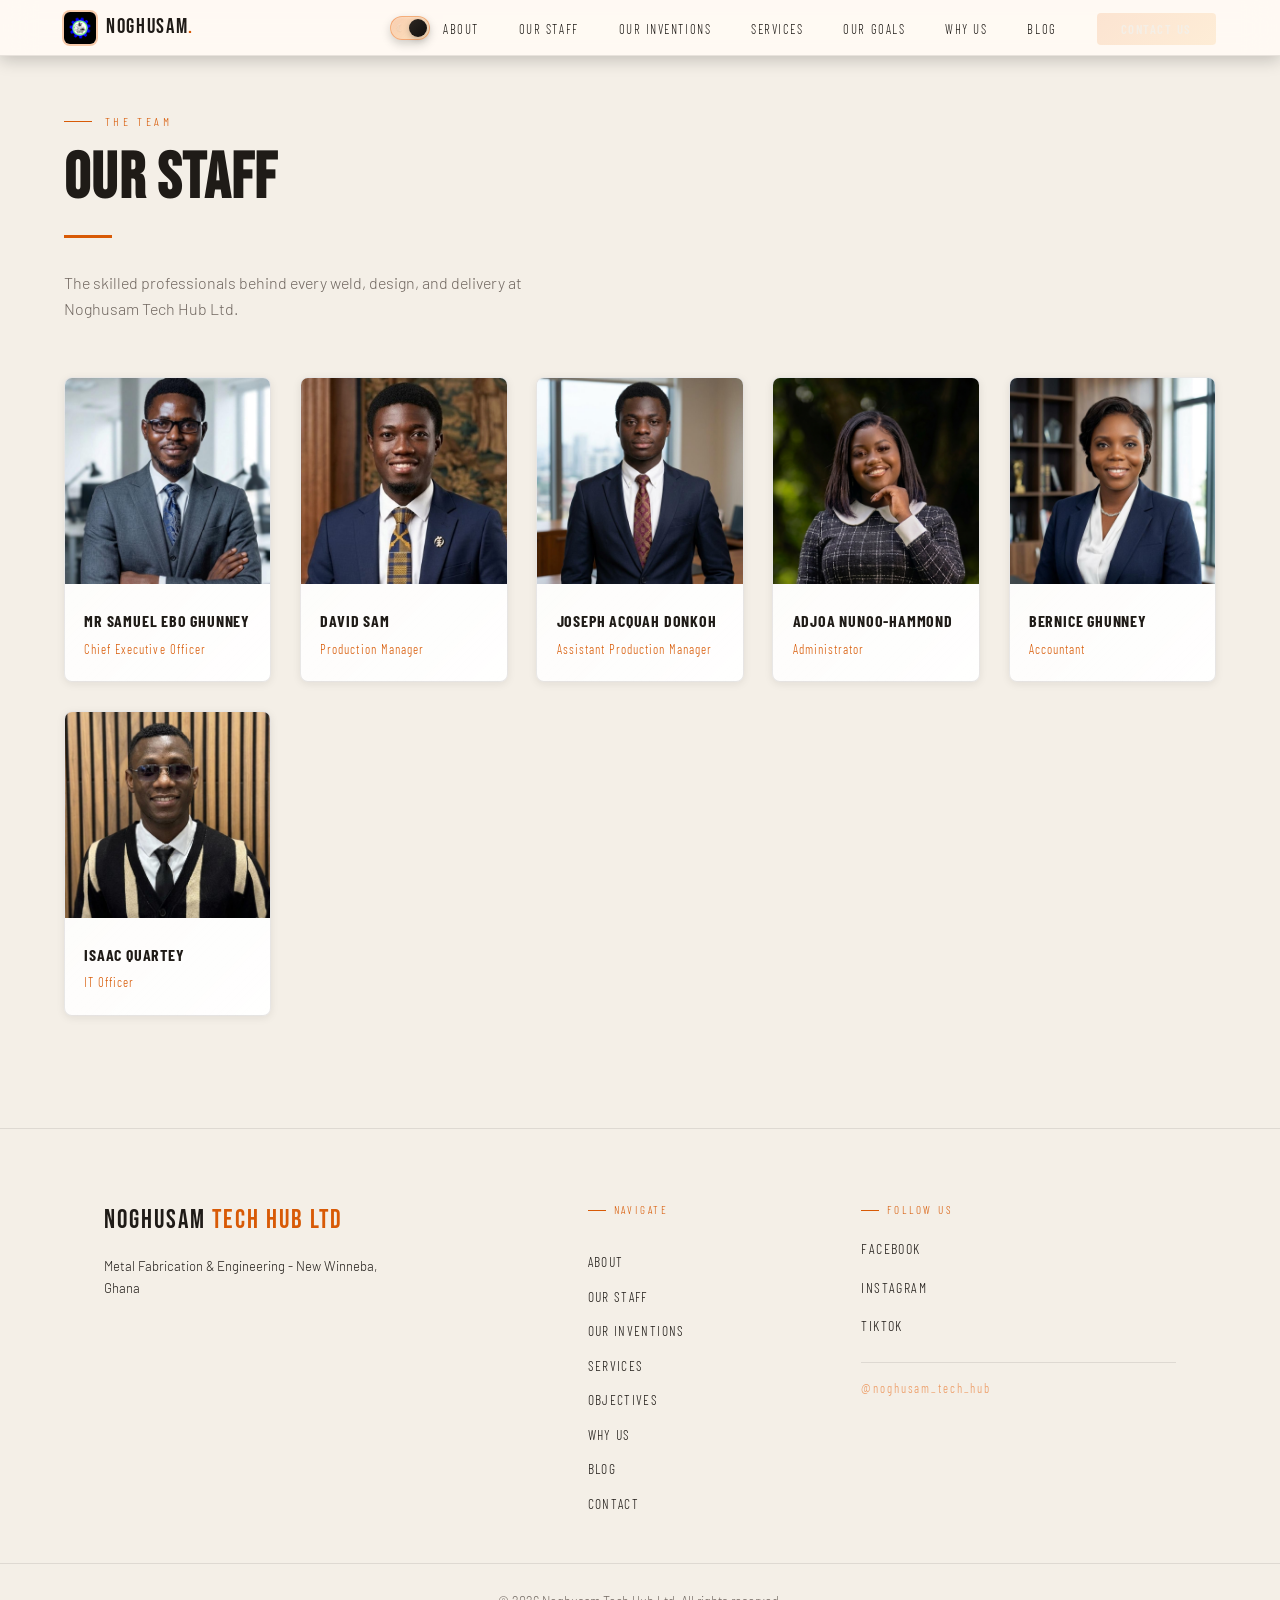
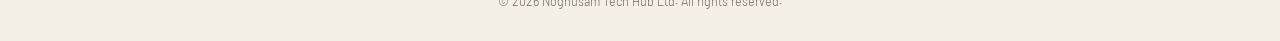
<file: staff.html>
<!DOCTYPE html>
<html lang="en">
<head>
  <meta charset="UTF-8" />
  <meta name="viewport" content="width=device-width, initial-scale=1.0"/>
  <title>Our Staff | Noghusam Tech Hub Ltd</title>
  <link rel="preconnect" href="https://fonts.googleapis.com">
  <link href="https://fonts.googleapis.com/css2?family=Bebas+Neue&family=Barlow:wght@300;400;500;600&family=Barlow+Condensed:wght@600;700&display=swap" rel="stylesheet">
  <link rel="stylesheet" href="style.css">
</head>
<body>
<nav>
  <a href="index.html" class="nav-logo"><img src="assets/logo.jpeg" alt="Noghusam Logo">Noghusam<span>.</span></a>
  <button class="theme-toggle" id="themeToggle" type="button" aria-label="Toggle theme" aria-pressed="false"><span class="theme-toggle-track" aria-hidden="true"><span class="theme-toggle-icon theme-toggle-icon-moon">☾</span><span class="theme-toggle-icon theme-toggle-icon-sun">☀</span><span class="theme-toggle-thumb"></span></span><span class="sr-only theme-toggle-state">Dark mode</span></button>
  <button class="hamburger" onclick="toggleMenu()">☰</button>
  <ul class="nav-links" id="navMenu">
    <li><a href="about.html">About</a></li><li><a href="staff.html">Our Staff</a></li><li><a href="inventions.html">Our Inventions</a></li><li><a href="services.html">Services</a></li><li><a href="goals.html">Our Goals</a></li><li><a href="why-us.html">Why Us</a></li><li><a href="blog.html">Blog</a></li><li><a href="contact.html" class="nav-cta">Contact Us</a></li>
  </ul>
</nav>
<section id="staff">
  <div class="staff-wrap">
    <div class="reveal">
      <div class="section-tag">The Team</div>
      <h2 class="section-title">Our Staff</h2>
      <div class="divider"></div>
      <p class="staff-intro">The skilled professionals behind every weld, design, and delivery at Noghusam Tech Hub Ltd.</p>
    </div>
    <div class="staff-grid reveal">
      <div class="staff-card"><div class="staff-photo-wrap"><img class="staff-photo" src="assets/CEO.jpeg" alt="Mr Samuel Ebo Ghunney - Chief Executive Officer"></div><div class="staff-info"><div class="staff-name">Mr Samuel Ebo Ghunney</div><div class="staff-role">Chief Executive Officer</div></div></div>
      <div class="staff-card"><div class="staff-photo-wrap"><img class="staff-photo" src="assets/manager.jpeg" alt="David Sam - Production Manager"></div><div class="staff-info"><div class="staff-name">David Sam</div><div class="staff-role">Production Manager</div></div></div>
      <div class="staff-card"><div class="staff-photo-wrap"><img class="staff-photo" src="assets/ass_manager.jpeg" alt="Joseph Acquah Donkoh - Assistant Production Manager"></div><div class="staff-info"><div class="staff-name">Joseph Acquah Donkoh</div><div class="staff-role">Assistant Production Manager</div></div></div>
      <div class="staff-card"><div class="staff-photo-wrap"><img class="staff-photo" src="assets/ADMIN.png" alt="ADJOA NUNOO-HAMMOND - Administrator"></div><div class="staff-info"><div class="staff-name">ADJOA NUNOO-HAMMOND</div><div class="staff-role">Administrator</div></div></div>
      <div class="staff-card"><div class="staff-photo-wrap"><img class="staff-photo" src="assets/ACCOUNTANT.jpeg" alt="Bernice Ghunney - Accountant"></div><div class="staff-info"><div class="staff-name">Bernice Ghunney</div><div class="staff-role">Accountant</div></div></div>
      <div class="staff-card"><div class="staff-photo-wrap"><img class="staff-photo" src="assets/IT.jpeg" alt="ISAAC QUARTEY - IT Officer"></div><div class="staff-info"><div class="staff-name">ISAAC QUARTEY</div><div class="staff-role">IT Officer</div></div></div>
    </div>
  </div>
</section>
<footer>
  <div class="footer-top"><div class="footer-brand"><div class="footer-logo">Noghusam<span> Tech Hub Ltd</span></div><div class="footer-tagline">Metal Fabrication &amp; Engineering - New Winneba, Ghana</div></div><div class="footer-nav"><div class="footer-nav-col"><div class="footer-nav-label">Navigate</div><a href="about.html">About</a><a href="staff.html">Our Staff</a><a href="inventions.html">Our Inventions</a><a href="services.html">Services</a><a href="goals.html">Objectives</a><a href="why-us.html">Why Us</a><a href="blog.html">Blog</a><a href="contact.html">Contact</a></div></div><div class="footer-social-block"><div class="footer-nav-label">Follow Us</div><div class="footer-social-links"><a href="https://www.facebook.com/cwmcl" target="_blank" rel="noopener" class="social-link">Facebook</a><a href="https://instagram.com/noghusam_tech_hub" target="_blank" rel="noopener" class="social-link">Instagram</a><a href="https://tiktok.com/@noghusam_tech_hub" target="_blank" rel="noopener" class="social-link">TikTok</a></div><div class="footer-handle">@noghusam_tech_hub</div></div></div>
  <div class="footer-bottom"><div class="footer-copy">© 2026 Noghusam Tech Hub Ltd. All rights reserved.</div></div>
</footer>
<script src="script.js"></script>
</body>
</html>
</file>
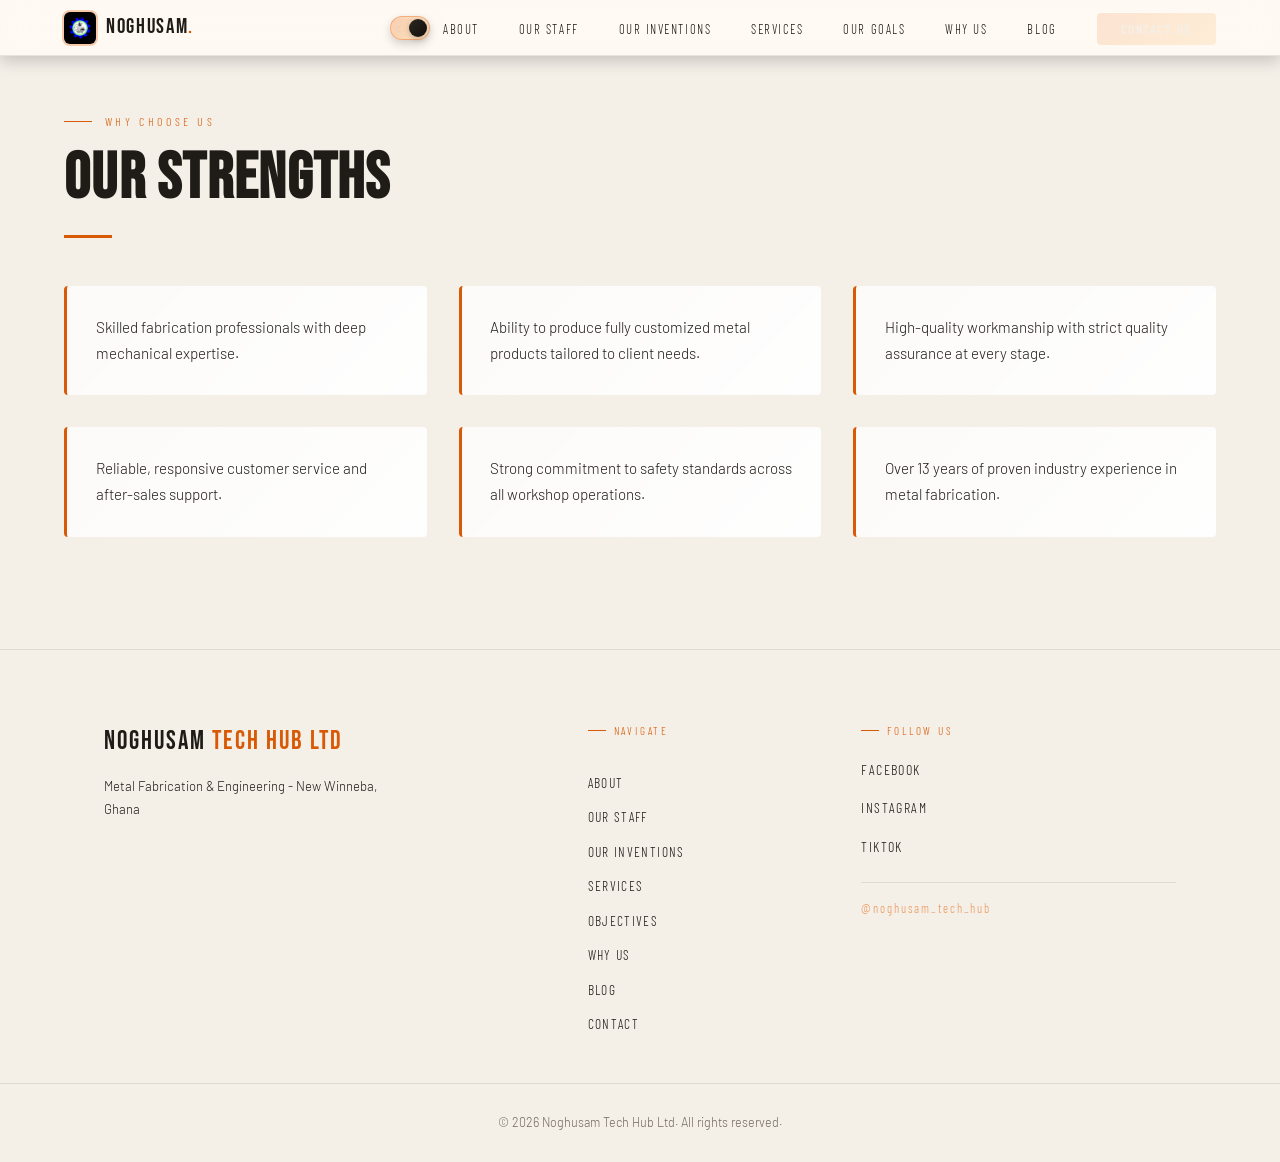
<file: why-us.html>
<!DOCTYPE html>
<html lang="en">
<head>
  <meta charset="UTF-8" />
  <meta name="viewport" content="width=device-width, initial-scale=1.0"/>
  <title>Why Us | Noghusam Tech Hub Ltd</title>
  <link rel="preconnect" href="https://fonts.googleapis.com">
  <link href="https://fonts.googleapis.com/css2?family=Bebas+Neue&family=Barlow:wght@300;400;500;600&family=Barlow+Condensed:wght@600;700&display=swap" rel="stylesheet">
  <link rel="stylesheet" href="style.css">
</head>
<body>
<nav>
  <a href="index.html" class="nav-logo"><img src="assets/logo.jpeg" alt="Noghusam Logo">Noghusam<span>.</span></a>
  <button class="theme-toggle" id="themeToggle" type="button" aria-label="Toggle theme" aria-pressed="false"><span class="theme-toggle-track" aria-hidden="true"><span class="theme-toggle-icon theme-toggle-icon-moon">☾</span><span class="theme-toggle-icon theme-toggle-icon-sun">☀</span><span class="theme-toggle-thumb"></span></span><span class="sr-only theme-toggle-state">Dark mode</span></button>
  <button class="hamburger" onclick="toggleMenu()">☰</button>
  <ul class="nav-links" id="navMenu">
    <li><a href="about.html">About</a></li><li><a href="staff.html">Our Staff</a></li><li><a href="inventions.html">Our Inventions</a></li><li><a href="services.html">Services</a></li><li><a href="goals.html">Our Goals</a></li><li><a href="why-us.html">Why Us</a></li><li><a href="blog.html">Blog</a></li><li><a href="contact.html" class="nav-cta">Contact Us</a></li>
  </ul>
</nav>
<section id="strengths">
  <div class="str-wrap">
    <div class="reveal">
      <div class="section-tag">Why Choose Us</div>
      <h2 class="section-title">Our Strengths</h2>
      <div class="divider"></div>
    </div>
    <div class="str-list reveal">
      <div class="str-item"><p>Skilled fabrication professionals with deep mechanical expertise.</p></div>
      <div class="str-item"><p>Ability to produce fully customized metal products tailored to client needs.</p></div>
      <div class="str-item"><p>High-quality workmanship with strict quality assurance at every stage.</p></div>
      <div class="str-item"><p>Reliable, responsive customer service and after-sales support.</p></div>
      <div class="str-item"><p>Strong commitment to safety standards across all workshop operations.</p></div>
      <div class="str-item"><p>Over 13 years of proven industry experience in metal fabrication.</p></div>
    </div>
  </div>
</section>
<footer>
  <div class="footer-top"><div class="footer-brand"><div class="footer-logo">Noghusam<span> Tech Hub Ltd</span></div><div class="footer-tagline">Metal Fabrication &amp; Engineering - New Winneba, Ghana</div></div><div class="footer-nav"><div class="footer-nav-col"><div class="footer-nav-label">Navigate</div><a href="about.html">About</a><a href="staff.html">Our Staff</a><a href="inventions.html">Our Inventions</a><a href="services.html">Services</a><a href="goals.html">Objectives</a><a href="why-us.html">Why Us</a><a href="blog.html">Blog</a><a href="contact.html">Contact</a></div></div><div class="footer-social-block"><div class="footer-nav-label">Follow Us</div><div class="footer-social-links"><a href="https://www.facebook.com/cwmcl" target="_blank" rel="noopener" class="social-link">Facebook</a><a href="https://instagram.com/noghusam_tech_hub" target="_blank" rel="noopener" class="social-link">Instagram</a><a href="https://tiktok.com/@noghusam_tech_hub" target="_blank" rel="noopener" class="social-link">TikTok</a></div><div class="footer-handle">@noghusam_tech_hub</div></div></div>
  <div class="footer-bottom"><div class="footer-copy">© 2026 Noghusam Tech Hub Ltd. All rights reserved.</div></div>
</footer>
<script src="script.js"></script>
</body>
</html>
</file>
<file: style.css>
/* Center copyright/footer */
.footer-copy {
  text-align: center;
  width: 100%;
  margin: 0 auto;
}
#hero .hero-text-bg {
  background: rgba(10,10,10,0.60);
  border-radius: 18px;
  padding: 2.5rem 2.5rem 2.5rem 2.5rem;
  max-width: 600px;
  margin-bottom: 2rem;
  margin-top: 2rem;
  box-shadow: 0 8px 32px rgba(0,0,0,0.25);
}

.hero-bg::after {
  content: '';
  position: absolute;
  inset: 0;
  background: #000;
  opacity: 0.45;
  pointer-events: none;
  z-index: 1;
}
.hero-bg {
  z-index: 0;
}
#hero .hero-text-bg, #hero .hero-label, #hero .hero-title, #hero .hero-sub, #hero .hero-actions {
  position: relative;
  z-index: 2;
}
:root {
  --black: #0a0a0a;
  --dark: #111111;
  --steel: #1c1c1c;
  --orange: #e85d04;
  --orange-dim: #c44f02;
  --amber: #f48c06;
  --white: #f0ede8;
  --gray: #888;
  --light-gray: #ccc;
  --border: rgba(255,255,255,0.07);
  --shadow-sm: 0 2px 8px rgba(0,0,0,0.3);
  --shadow-md: 0 8px 24px rgba(0,0,0,0.4);
  --shadow-lg: 0 16px 40px rgba(0,0,0,0.5);
  --shadow-orange: 0 8px 24px rgba(232,93,4,0.15);
}

body[data-theme="light"] {
  --black: #f4efe7;
  --dark: #fffaf4;
  --steel: #eee5db;
  --orange: #d85a06;
  --orange-dim: #b84a03;
  --amber: #f08a12;
  --white: #1f1b17;
  --gray: #6f665f;
  --light-gray: #4c433c;
  --border: rgba(31,27,23,0.1);
  --shadow-sm: 0 2px 8px rgba(31,27,23,0.08);
  --shadow-md: 0 8px 24px rgba(31,27,23,0.12);
  --shadow-lg: 0 16px 40px rgba(31,27,23,0.14);
  --shadow-orange: 0 8px 24px rgba(216,90,6,0.14);
}

*, *::before, *::after { box-sizing: border-box; margin: 0; padding: 0; }
html { scroll-behavior: smooth; }
body {
  background: var(--black);
  color: var(--white);
  font-family: 'Barlow', sans-serif;
  font-weight: 300;
  line-height: 1.6;
  overflow-x: hidden;
  -webkit-font-smoothing: antialiased;
  -moz-osx-font-smoothing: grayscale;
  background: var(--black);
}

/* ── NAV ── */
nav {
  position: fixed; top: 0; left: 0; right: 0; z-index: 100;
  display: flex; align-items: center; justify-content: space-between;
  padding: 0 4rem; height: 56px;
  background: rgba(10,6,2,0.92);
  -webkit-backdrop-filter: blur(16px);
  backdrop-filter: blur(16px);
  border-bottom: 1px solid var(--border);
  box-shadow: 0 4px 16px rgba(0,0,0,0.2);
}
.nav-logo img {
  height: 32px;
  vertical-align: middle;
  margin-right: 8px;
}
.theme-toggle {
  margin-left: auto;
  margin-right: 0.8rem;
  background: transparent;
  color: var(--white);
  border: 0;
  border-radius: 999px;
  padding: 0;
  cursor: pointer;
  transition: all 0.25s ease;
  display: inline-flex;
  align-items: center;
  justify-content: center;
  width: 40px;
  height: 24px;
}
.theme-toggle:hover {
  transform: translateY(-1px);
}
.theme-toggle:focus-visible {
  outline: 2px solid var(--orange);
  outline-offset: 3px;
}
.theme-toggle-track {
  position: relative;
  width: 40px;
  height: 24px;
  border-radius: 999px;
  background: linear-gradient(135deg, rgba(232,93,4,0.28), rgba(244,140,6,0.22));
  border: 1px solid rgba(232,93,4,0.35);
  box-shadow: inset 0 1px 2px rgba(255,255,255,0.18), 0 4px 10px rgba(0,0,0,0.18);
  transition: all 0.25s ease;
}
.theme-toggle-icon {
  position: absolute;
  top: 50%;
  transform: translateY(-50%);
  font-size: 0.62rem;
  line-height: 1;
  color: rgba(255,255,255,0.72);
  text-shadow: 0 1px 2px rgba(0,0,0,0.35);
  transition: color 0.25s ease, opacity 0.25s ease, transform 0.25s ease;
  pointer-events: none;
}
.theme-toggle-icon-moon { left: 5px; }
.theme-toggle-icon-sun { right: 4px; }
.theme-toggle-thumb {
  position: absolute;
  top: 2px;
  left: 2px;
  width: 18px;
  height: 18px;
  border-radius: 50%;
  background: linear-gradient(135deg, #fff8ee, #f1e6d8);
  box-shadow: 0 2px 6px rgba(0,0,0,0.22);
  transition: transform 0.25s ease, background 0.25s ease;
}
.theme-toggle[aria-pressed="true"] .theme-toggle-track {
  background: linear-gradient(135deg, rgba(31,27,23,0.18), rgba(31,27,23,0.08));
  border-color: rgba(31,27,23,0.18);
}
.theme-toggle[aria-pressed="false"] .theme-toggle-icon-moon,
.theme-toggle[aria-pressed="true"] .theme-toggle-icon-sun {
  color: rgba(255,255,255,0.95);
  transform: translateY(-50%) scale(1.08);
}
.theme-toggle[aria-pressed="false"] .theme-toggle-icon-sun,
.theme-toggle[aria-pressed="true"] .theme-toggle-icon-moon {
  opacity: 0.38;
}
.theme-toggle[aria-pressed="true"] .theme-toggle-thumb {
  transform: translateX(16px);
  background: linear-gradient(135deg, #2d2721, #110f0d);
}
.nav-logo {
  font-family: 'Bebas Neue', sans-serif;
  font-size: 1.3rem;
  letter-spacing: 0.08em;
  color: var(--white);
  text-decoration: none;
  line-height: 1;
  display: flex;
  align-items: center;
  transition: opacity 0.3s ease;
}
.nav-logo:hover { opacity: 0.8; }

.nav-logo img {
  height: 32px;
  width: 32px;
  object-fit: contain;
  margin-right: 10px;
  display: inline-block;
  vertical-align: middle;
  border-radius: 6px;
  background: rgba(232,93,4,0.1);
  box-shadow: 0 0 0 2px rgba(232,93,4,0.3);
  transition: all 0.3s ease;
}
.nav-logo:hover img { box-shadow: 0 0 0 2px rgba(232,93,4,0.6), 0 4px 12px rgba(232,93,4,0.2); }
.nav-logo span { color: var(--orange); }
.hamburger {
  display: none; background: none; border: none;
  color: var(--orange); font-size: 1.8rem; cursor: pointer;
  padding: 0.4rem 0.6rem; line-height: 1; transition: color 0.2s;
}
.hamburger:hover { color: var(--amber); }
.nav-links { display: flex; gap: 2.5rem; list-style: none; align-items: center; }
.nav-links a {
  font-family: 'Barlow Condensed', sans-serif;
  font-size: 0.8rem; letter-spacing: 0.12em; text-transform: uppercase;
  color: var(--gray); text-decoration: none; transition: color 0.3s ease;
  position: relative;
}
.nav-links a::after {
  content: '';
  position: absolute;
  bottom: -4px;
  left: 0;
  width: 0;
  height: 1px;
  background: var(--orange);
  transition: width 0.3s ease;
}
.nav-links a:hover::after { width: 100%; }
.nav-links a:hover { color: var(--orange); }
.nav-cta {
  background: linear-gradient(135deg, var(--orange), var(--amber)); 
  color: var(--black) !important;
  padding: 0.5rem 1.5rem !important; 
  font-weight: 600 !important;
  border-radius: 4px;
  transition: all 0.3s ease !important;
  box-shadow: var(--shadow-orange);
}
.nav-cta:hover { 
  transform: translateY(-2px);
  box-shadow: 0 12px 28px rgba(232,93,4,0.25) !important;
}

/* ── HERO ── */
#hero {
  min-height: 100vh;
  display: flex;
  flex-direction: column;
  justify-content: flex-end;
  padding: 0 4rem 6rem;
  position: relative;
  overflow: hidden;
}
.hero-bg {
  position: absolute;
  inset: 0;
  background: url('images/landing_page.jpg') center center/cover no-repeat;
  background-color: #0f0f0f;
}
.hero-grid-lines {
  position: absolute;
  inset: 0;
  background-image: linear-gradient(rgba(255,255,255,0.03) 1px, transparent 1px), linear-gradient(90deg, rgba(255,255,255,0.03) 1px, transparent 1px);
  background-size: 80px 80px;
  pointer-events: none;
  z-index: 4;
}
.sparks { position: absolute; inset: 0; pointer-events: none; }
.spark {
  position: absolute; width: 3px; height: 3px; border-radius: 50%;
  background: var(--orange); opacity: 0;
  animation: sparkFloat var(--dur, 4s) var(--delay, 0s) infinite ease-in-out;
}
@keyframes sparkFloat {
  0%   { opacity: 0; transform: translateY(0) scale(1); }
  20%  { opacity: 1; }
  80%  { opacity: 0.6; }
  100% { opacity: 0; transform: translateY(-120px) scale(0); }
}
.hero-label {
  font-family: 'Barlow Condensed', sans-serif; font-size: 0.8rem;
  letter-spacing: 0.3em; text-transform: uppercase; color: var(--orange);
  margin-bottom: 1.2rem; position: relative; display: flex; align-items: center; gap: 1rem;
}
.hero-label::before { content: ''; display: block; width: 40px; height: 1px; background: var(--orange); }
.hero-title {
  font-family: 'Bebas Neue', sans-serif;
  font-size: clamp(4rem, 9vw, 9rem);
  line-height: 0.92;
  letter-spacing: 0.02em;
  position: relative;
}
.hero-title em { font-style: normal; color: var(--orange); display: block; }
.hero-sub {
  margin-top: 2rem;
  max-width: 520px;
  color: var(--light-gray);
  font-size: 1rem;
  line-height: 1.7;
  position: relative;
}
.hero-actions { margin-top: 3rem; display: flex; gap: 1.2rem; align-items: center; position: relative; }
.btn-primary {
  background: linear-gradient(135deg, var(--orange), var(--amber)); 
  color: var(--black);
  font-family: 'Barlow Condensed', sans-serif; font-size: 0.9rem; font-weight: 700;
  letter-spacing: 0.15em; text-transform: uppercase; padding: 1rem 2.8rem;
  text-decoration: none; display: inline-block;
  transition: all 0.3s ease;
  border: none;
  border-radius: 4px;
  box-shadow: var(--shadow-orange);
  position: relative;
  overflow: hidden;
}
.btn-primary::before {
  content: '';
  position: absolute;
  inset: 0;
  background: rgba(255,255,255,0.1);
  opacity: 0;
  transition: opacity 0.3s ease;
}
.btn-primary:hover { 
  transform: translateY(-3px);
  box-shadow: 0 14px 32px rgba(232,93,4,0.3);
}
.btn-ghost {
  border: 1.5px solid var(--orange); 
  color: var(--white);
  font-family: 'Barlow Condensed', sans-serif; font-size: 0.9rem; font-weight: 600;
  letter-spacing: 0.15em; text-transform: uppercase; padding: 0.95rem 2.4rem;
  text-decoration: none; display: inline-block;
  transition: all 0.3s ease;
  border-radius: 4px;
  background: transparent;
  position: relative;
}
.btn-ghost::before {
  content: '';
  position: absolute;
  inset: 0;
  background: var(--orange);
  z-index: -1;
  opacity: 0;
  transition: opacity 0.3s ease;
}
.btn-ghost:hover { 
  color: var(--black);
  opacity: 1;
}
.btn-ghost:hover::before {
  opacity: 1;
}
.hero-carousel {
  position: absolute;
  inset: 0;
  background: #0f0f0f;
  overflow: hidden;
  z-index: 1;
}
.hero-carousel::after {
  content: '';
  position: absolute;
  inset: 0;
  background: linear-gradient(180deg, rgba(0,0,0,0.2), rgba(0,0,0,0.65));
  z-index: 3;
  pointer-events: none;
}
.carousel-track {
  position: absolute;
  inset: 0;
  z-index: 1;
}
.carousel-slide {
  position: absolute;
  top: 50%;
  left: 50%;
  width: auto;
  height: auto;
  max-width: 90%;
  max-height: 82%;
  transform: translate(-50%, -50%);
  object-fit: contain;
  opacity: 0;
  transition: opacity 0.6s ease;
  display: block;
  z-index: 2;
}
.carousel-slide.is-active {
  opacity: 1;
  z-index: 2;
}
.carousel-slide:not(img[src$=".jpg"]):not(img[src$=".png"]) {
  background: linear-gradient(135deg, #1a1a1a, #222);
  object-fit: cover;
}
.carousel-btn {
  position: absolute;
  top: 50%;
  transform: translateY(-50%);
  width: 42px;
  height: 42px;
  border: 1px solid rgba(255,255,255,0.25);
  border-radius: 50%;
  background: rgba(0,0,0,0.55);
  color: var(--white);
  font-size: 1.2rem;
  cursor: pointer;
  z-index: 20;
  transition: all 0.2s ease;
  display: grid;
  place-items: center;
}
.carousel-btn:hover {
  border-color: var(--orange);
  color: var(--orange);
  background: rgba(0,0,0,0.6);
}
.carousel-btn.prev { left: 1rem; }
.carousel-btn.next { right: 1rem; }
.carousel-dots {
  position: absolute;
  bottom: 1.5rem;
  left: 50%;
  transform: translateX(-50%);
  display: flex;
  gap: 0.5rem;
  z-index: 20;
}
.carousel-dot {
  width: 10px;
  height: 10px;
  border-radius: 50%;
  border: 1px solid rgba(255,255,255,0.5);
  background: transparent;
  cursor: pointer;
  transition: all 0.2s ease;
}
.carousel-dot.active {
  width: 24px;
  border-radius: 8px;
  background: var(--orange);
  border-color: var(--orange);
}

.carousel-swipe-hint {
  position: absolute;
  bottom: 3.5rem;
  left: 50%;
  transform: translateX(-50%);
  font-family: 'Barlow Condensed', sans-serif;
  font-size: 0.7rem;
  letter-spacing: 0.2em;
  text-transform: uppercase;
  color: rgba(255,255,255,0.4);
  z-index: 20;
  pointer-events: none;
  animation: fadeHint 3s ease 2s forwards;
}

@keyframes fadeHint {
  0%   { opacity: 1; }
  100% { opacity: 0; }
}

#hero .hero-text-bg,
#hero .hero-label,
#hero .hero-title,
#hero .hero-sub,
#hero .hero-actions,
.hero-stats {
  position: relative;
  z-index: 10;
}

#hero .hero-text-bg {
  background: rgba(10,10,10,0.65);
  border-radius: 18px;
  padding: 2.5rem;
  max-width: 600px;
  margin-bottom: 2rem;
  margin-top: 2rem;
  box-shadow: 0 8px 32px rgba(0,0,0,0.25);
}

.hero-stats {
  display: flex; gap: 4rem; margin-top: 5rem;
  padding-top: 2.5rem; border-top: 1px solid var(--border); position: relative;
}
.stat-num { font-family: 'Bebas Neue', sans-serif; font-size: 2.8rem; color: var(--orange); line-height: 1; }
.stat-label { font-family: 'Barlow Condensed', sans-serif; font-size: 0.75rem; letter-spacing: 0.12em; text-transform: uppercase; color: var(--gray); margin-top: 0.3rem; }

/* ── SECTIONS COMMON ── */
section { padding: 7rem 4rem; }
.section-tag {
  font-family: 'Barlow Condensed', sans-serif; font-size: 0.75rem;
  letter-spacing: 0.3em; text-transform: uppercase; color: var(--orange);
  margin-bottom: 1rem; display: flex; align-items: center; gap: 0.8rem;
}
.section-tag::before { content: ''; width: 28px; height: 1px; background: var(--orange); }
.section-title { font-family: 'Bebas Neue', sans-serif; font-size: clamp(2.5rem, 5vw, 4.5rem); line-height: 1; letter-spacing: 0.02em; margin-bottom: 1.5rem; }
.divider { width: 48px; height: 3px; background: var(--orange); margin-bottom: 2rem; }

/* ── ABOUT ── */
#about { background: var(--dark); }
.about-grid { display: grid; grid-template-columns: 1fr 1fr; gap: 6rem; align-items: center; max-width: 1200px; margin: 0 auto; }
.about-text p { color: var(--light-gray); margin-bottom: 1.4rem; font-size: 1rem; line-height: 1.8; }
.values-grid { display: grid; grid-template-columns: 1fr 1fr; gap: 1px; background: var(--border); border: 1px solid var(--border); border-radius: 8px; overflow: hidden; }
.value-card { 
  background: linear-gradient(135deg, rgba(232,93,4,0.02), rgba(232,93,4,0));
  padding: 2.2rem;
  transition: all 0.4s ease;
  border: 1px solid transparent;
}
.value-card:hover { 
  background: linear-gradient(135deg, rgba(232,93,4,0.08), rgba(232,93,4,0.02));
  border-color: var(--orange);
  transform: translateY(-4px);
}
.value-icon { font-size: 2rem; margin-bottom: 1rem; }
.value-icon img {
  width: 2rem;
  height: 2rem;
  object-fit: contain;
  display: block;
}
.value-title { 
  font-family: 'Barlow Condensed', sans-serif; 
  font-size: 1rem; 
  font-weight: 700; 
  letter-spacing: 0.08em; 
  text-transform: uppercase; 
  color: var(--orange); 
  margin-bottom: 0.6rem;
}
.value-desc { font-size: 0.88rem; color: var(--gray); line-height: 1.6; }

/* ── STAFF ── */
#staff { background: var(--black); }
.staff-wrap { max-width: 1200px; margin: 0 auto; }
.staff-intro { color: var(--gray); font-size: 1rem; margin-bottom: 3.5rem; max-width: 500px; }
.staff-grid { display: grid; grid-template-columns: repeat(5, 1fr); gap: 1.8rem; }
.staff-card { 
  background: var(--dark); 
  border: 1px solid var(--border); 
  overflow: hidden; 
  transition: all 0.4s cubic-bezier(0.23, 1, 0.320, 1);
  border-radius: 8px;
  box-shadow: var(--shadow-sm);
}
.staff-card:hover { 
  border-color: var(--orange);
  transform: translateY(-8px);
  box-shadow: 0 16px 40px rgba(232,93,4,0.2), var(--shadow-md);
}
.staff-photo-wrap { width: 100%; aspect-ratio: 1/1; overflow: hidden; background: var(--steel); position: relative; }
.staff-photo { 
  width: 100%; 
  height: 100%; 
  object-fit: cover; 
  display: block; 
  transition: transform 0.5s cubic-bezier(0.23, 1, 0.320, 1);
}
.staff-card:hover .staff-photo { transform: scale(1.08); }
.staff-photo-placeholder { 
  width: 100%; 
  height: 100%; 
  display: flex; 
  flex-direction: column; 
  align-items: center; 
  justify-content: center; 
  gap: 0.5rem; 
  background: linear-gradient(135deg, #1a1a1a, #222);
  border-bottom: 1px solid var(--border);
}
.staff-avatar-icon { font-size: 3rem; opacity: 0.4; }
.staff-photo-hint { 
  font-family: 'Barlow Condensed', sans-serif; 
  font-size: 0.7rem; 
  letter-spacing: 0.15em; 
  text-transform: uppercase; 
  color: var(--gray); 
  opacity: 0.6;
}
.staff-info { 
  padding: 1.4rem 1.2rem; 
  border-top: 2px solid transparent; 
  transition: all 0.3s ease;
}
.staff-card:hover .staff-info { 
  border-top-color: var(--orange);
  background: rgba(232,93,4,0.05);
}
.staff-name { 
  font-family: 'Barlow Condensed', sans-serif; 
  font-size: 1rem; 
  font-weight: 700; 
  letter-spacing: 0.05em; 
  text-transform: uppercase; 
  color: var(--white); 
  margin-bottom: 0.3rem;
}
.staff-role { 
  font-size: 0.8rem; 
  color: var(--orange); 
  font-family: 'Barlow Condensed', sans-serif; 
  letter-spacing: 0.08em;
}

/* ── INVENTIONS ── */
#inventions { background: var(--dark); }
.inv-wrap { max-width: 1200px; margin: 0 auto; }
.inv-header { margin-bottom: 3rem; }

/* Featured block */
.inv-featured {
  background: linear-gradient(135deg, var(--steel), #1a1a1a);
  border: 1px solid var(--border);
  border-left: 4px solid var(--orange);
  padding: 3.2rem;
  margin-bottom: 5rem;
  position: relative;
  overflow: hidden;
  border-radius: 8px;
  box-shadow: var(--shadow-md);
  transition: all 0.4s ease;
}
.inv-featured:hover {
  border-left-color: var(--amber);
  box-shadow: 0 12px 40px rgba(232,93,4,0.15), var(--shadow-lg);
}
.inv-featured::before {
  content: 'NCPBM';
  position: absolute; right: -1rem; top: -1rem;
  font-family: 'Bebas Neue', sans-serif; font-size: 8rem;
  color: rgba(232,93,4,0.06); line-height: 1; pointer-events: none; -webkit-user-select: none; user-select: none;
}
.inv-badge {
  display: inline-block;
  background: linear-gradient(135deg, var(--orange), var(--amber)); 
  color: var(--black);
  font-family: 'Barlow Condensed', sans-serif; 
  font-size: 0.7rem;
  font-weight: 700; 
  letter-spacing: 0.2em; 
  text-transform: uppercase;
  padding: 0.4rem 1rem; 
  margin-bottom: 1.5rem;
  border-radius: 4px;
  box-shadow: var(--shadow-orange);
}
.inv-name {
  font-family: 'Bebas Neue', sans-serif;
  font-size: clamp(2.2rem, 4vw, 3.8rem); 
  line-height: 1;
  letter-spacing: 0.02em; 
  margin-bottom: 1rem;
}
.inv-name em { font-style: normal; color: var(--orange); }
.inv-tagline {
  font-family: 'Barlow Condensed', sans-serif; 
  font-size: 1rem;
  letter-spacing: 0.1em; 
  color: var(--gray); 
  margin-bottom: 2rem;
  text-transform: uppercase;
}
.inv-desc p { 
  color: var(--light-gray); 
  font-size: 0.95rem; 
  margin-bottom: 1.2rem; 
  max-width: 760px; 
  line-height: 1.8;
}

.inv-highlights {
  display: grid; 
  grid-template-columns: repeat(4,1fr); 
  gap: 1.8rem; 
  margin-top: 2.5rem;
  padding-top: 2rem; 
  border-top: 1px solid var(--border);
}
.inv-highlight { display: flex; gap: 0.9rem; align-items: flex-start; }
.inv-highlight-icon { 
  font-size: 1.8rem; 
  flex-shrink: 0; 
  margin-top: 0.1rem;
  transition: transform 0.3s ease;
}
.inv-highlight:hover .inv-highlight-icon { transform: scale(1.15); }
.inv-highlight-title { 
  font-family: 'Barlow Condensed', sans-serif; 
  font-size: 0.9rem; 
  font-weight: 700; 
  text-transform: uppercase; 
  letter-spacing: 0.08em; 
  color: var(--white); 
  margin-bottom: 0.3rem;
}
.inv-highlight-desc { font-size: 0.8rem; color: var(--gray); line-height: 1.6; }

/* Gallery header */
.inv-gallery-header { margin-bottom: 2.5rem; }
.inv-gallery-title { font-family: 'Bebas Neue', sans-serif; font-size: 2.2rem; letter-spacing: 0.04em; margin-bottom: 0.7rem; }
.inv-gallery-sub { color: var(--gray); font-size: 0.95rem; max-width: 580px; }

/* Gallery grid */
.inv-gallery {
  display: grid;
  grid-template-columns: repeat(3, 1fr);
  gap: 1.8rem;
  margin-bottom: 4rem;
}
.inv-img-card {
  background: var(--black);
  border: 1px solid var(--border);
  overflow: hidden;
  transition: all 0.4s cubic-bezier(0.23, 1, 0.320, 1);
  border-radius: 8px;
  box-shadow: var(--shadow-sm);
}
.inv-img-card:hover { 
  border-color: var(--orange); 
  transform: translateY(-6px);
  box-shadow: 0 12px 32px rgba(232,93,4,0.15), var(--shadow-md);
}
.inv-img-wrap { width: 100%; aspect-ratio: 4/3; overflow: hidden; background: var(--steel); }
.inv-img {
  width: 100%; 
  height: 100%; 
  object-fit: cover; 
  display: block;
  transition: transform 0.5s cubic-bezier(0.23, 1, 0.320, 1);
}
.inv-img-card:hover .inv-img { transform: scale(1.1); }
.inv-img-placeholder {
  width: 100%; 
  height: 100%;
  display: flex; 
  flex-direction: column; 
  align-items: center; 
  justify-content: center; 
  gap: 0.6rem;
  background: linear-gradient(135deg, #141414, #1e1e1e);
}
.inv-img-icon { font-size: 2.5rem; opacity: 0.3; }
.inv-img-hint { 
  font-family: 'Barlow Condensed', sans-serif; 
  font-size: 0.7rem; 
  letter-spacing: 0.15em; 
  text-transform: uppercase; 
  color: var(--gray); 
  opacity: 0.5;
}
.inv-img-info {
  padding: 1.2rem 1.2rem;
  display: flex; 
  justify-content: space-between; 
  align-items: center;
  border-top: 1px solid var(--border);
  transition: background 0.3s ease;
}
.inv-img-card:hover .inv-img-info { background: rgba(232,93,4,0.05); }
.inv-img-label { 
  font-family: 'Bebas Neue', sans-serif; 
  font-size: 1.3rem; 
  color: var(--orange); 
  letter-spacing: 0.06em;
}
.inv-img-caption { 
  font-family: 'Barlow Condensed', sans-serif; 
  font-size: 0.78rem; 
  letter-spacing: 0.1em; 
  text-transform: uppercase; 
  color: var(--gray);
}

/* Invention CTA */
.inv-cta {
  background: var(--black);
  border: 1px solid var(--border);
  padding: 2.5rem 3rem;
  display: flex; align-items: center; justify-content: space-between; gap: 2rem;
  flex-wrap: wrap;
}
.inv-cta p { font-size: 1.1rem; color: var(--light-gray); }

/* ── SERVICES ── */
#services { background: var(--black); }
.services-intro { max-width: 1200px; margin: 0 auto 4rem; display: flex; justify-content: space-between; align-items: flex-end; gap: 2rem; }
.services-intro p { max-width: 460px; color: var(--gray); }
.services-grid { max-width: 1200px; margin: 0 auto; display: grid; grid-template-columns: repeat(2, 1fr); gap: 1px; background: var(--border); border: 1px solid var(--border); }
.service-card { 
  background: var(--dark); 
  padding: 3rem 2.5rem; 
  position: relative; 
  overflow: hidden; 
  transition: all 0.4s ease;
  cursor: default;
}
.service-card::before { 
  content: ''; 
  position: absolute; 
  left: 0; top: 0; bottom: 0; 
  width: 3px; 
  background: linear-gradient(180deg, var(--orange), var(--amber));
  transform: scaleY(0); 
  transform-origin: bottom; 
  transition: transform 0.4s cubic-bezier(0.23, 1, 0.320, 1);
}
.service-card::after {
  content: '';
  position: absolute;
  inset: 0;
  background: linear-gradient(135deg, rgba(232,93,4,0.05), rgba(232,93,4,0));
  opacity: 0;
  transition: opacity 0.4s ease;
  pointer-events: none;
}
.service-card:hover { 
  background: linear-gradient(135deg, var(--steel), #1a1a1a);
  box-shadow: var(--shadow-md);
}
.service-card:hover::before { transform: scaleY(1); }
.service-card:hover::after { opacity: 1; }
.service-num { 
  font-family: 'Bebas Neue', sans-serif; 
  font-size: 4rem; 
  color: rgba(232,93,4,0.12); 
  position: absolute; 
  top: 1rem; right: 1.5rem; 
  line-height: 1; 
  transition: all 0.4s ease;
}
.service-card:hover .service-num { color: rgba(232,93,4,0.25); transform: scale(1.1); }
.service-icon { font-size: 2.2rem; margin-bottom: 1.2rem; transition: transform 0.3s ease; }
.service-card:hover .service-icon { transform: scale(1.15); }
.service-title { 
  font-family: 'Bebas Neue', sans-serif; 
  font-size: 1.8rem; 
  letter-spacing: 0.04em; 
  margin-bottom: 1rem; 
  color: var(--white);
  transition: color 0.3s ease;
}
.service-card:hover .service-title { color: var(--orange); }
.service-list { list-style: none; }
.service-list li { 
  font-size: 0.88rem; 
  color: var(--gray); 
  padding: 0.4rem 0; 
  border-bottom: 1px solid var(--border); 
  display: flex; 
  gap: 0.6rem; 
  align-items: flex-start;
  transition: all 0.2s ease;
}
.service-list li:hover { padding-left: 0.4rem; }
.service-list li::before { 
  content: '→'; 
  color: var(--orange); 
  flex-shrink: 0; 
  font-size: 0.8rem; 
  margin-top: 0.05rem;
}

/* ── VISION/MISSION ── */
#vision { 
  background: linear-gradient(135deg, var(--orange) 0%, var(--amber) 100%); 
  padding: 6.5rem 4rem;
  position: relative;
  overflow: hidden;
}
#vision::before {
  content: '';
  position: absolute;
  inset: 0;
  background: linear-gradient(180deg, rgba(0,0,0,0.1), rgba(0,0,0,0.15));
  pointer-events: none;
}
.vision-grid { 
  max-width: 1200px; 
  margin: 0 auto; 
  display: grid; 
  grid-template-columns: 1fr 1fr; 
  gap: 6rem;
  position: relative;
  z-index: 1;
}
.vm-label { 
  font-family: 'Barlow Condensed', sans-serif; 
  font-size: 0.75rem; 
  letter-spacing: 0.3em; 
  text-transform: uppercase; 
  color: rgba(10,10,10,0.7); 
  margin-bottom: 0.8rem;
}
.vm-title { 
  font-family: 'Bebas Neue', sans-serif; 
  font-size: 3.6rem; 
  color: var(--black); 
  line-height: 1.1; 
  margin-bottom: 1.5rem;
  text-shadow: 0 2px 8px rgba(0,0,0,0.1);
}
.vm-text { 
  font-size: 1.05rem; 
  color: rgba(10,10,10,0.85); 
  line-height: 1.8;
}

/* ── OBJECTIVES ── */
#objectives { background: var(--dark); }
.obj-wrap { max-width: 1200px; margin: 0 auto; }
.obj-header { margin-bottom: 4rem; }
.obj-grid { display: grid; grid-template-columns: repeat(3, 1fr); gap: 1px; background: var(--border); border: 1px solid var(--border); border-radius: 8px; overflow: hidden; }
.obj-item { 
  background: linear-gradient(135deg, rgba(232,93,4,0.02), rgba(232,93,4,0));
  padding: 2.5rem 2.2rem; 
  transition: all 0.4s ease;
  border: 1px solid transparent;
}
.obj-item:hover { 
  background: linear-gradient(135deg, rgba(232,93,4,0.08), rgba(232,93,4,0.02));
  border-color: var(--orange);
  transform: translateY(-4px);
}
.obj-num { 
  font-family: 'Bebas Neue', sans-serif; 
  font-size: 3.5rem; 
  color: var(--orange); 
  line-height: 1; 
  margin-bottom: 1rem;
}
.obj-text { font-size: 0.95rem; color: var(--light-gray); line-height: 1.7; }

/* ── STRENGTHS ── */
#strengths { background: var(--black); }
.str-wrap { max-width: 1200px; margin: 0 auto; }
.str-list { display: grid; grid-template-columns: repeat(3,1fr); gap: 2rem; margin-top: 3rem; }
.str-item { 
  border-left: 3px solid var(--orange); 
  padding: 1.8rem 1.8rem;
  background: linear-gradient(135deg, rgba(232,93,4,0.05), rgba(232,93,4,0));
  transition: all 0.4s ease;
  border-radius: 4px;
}
.str-item:hover { 
  background: linear-gradient(135deg, rgba(232,93,4,0.1), rgba(232,93,4,0.02));
  border-left-color: var(--amber);
  transform: translateX(4px);
  box-shadow: var(--shadow-orange);
}
.str-item p { font-size: 0.95rem; color: var(--light-gray); line-height: 1.7; }

/* ── BLOG ── */
#blog { background: var(--dark); }
.blog-wrap { max-width: 1200px; margin: 0 auto; }
.blog-intro {
  max-width: 680px;
  color: var(--gray);
  font-size: 1rem;
  line-height: 1.8;
  margin-bottom: 3rem;
}
.blog-grid {
  display: grid;
  grid-template-columns: repeat(3, 1fr);
  gap: 1.8rem;
}
.blog-card {
  background: linear-gradient(135deg, rgba(232,93,4,0.04), rgba(232,93,4,0.01));
  border: 1px solid var(--border);
  border-top: 3px solid transparent;
  border-radius: 8px;
  padding: 2rem 1.6rem;
  transition: all 0.35s ease;
}
.blog-card:hover {
  border-color: rgba(232,93,4,0.5);
  border-top-color: var(--orange);
  transform: translateY(-6px);
  box-shadow: var(--shadow-md);
}
.blog-meta {
  font-family: 'Barlow Condensed', sans-serif;
  font-size: 0.75rem;
  letter-spacing: 0.14em;
  text-transform: uppercase;
  color: var(--orange);
  margin-bottom: 0.9rem;
}
.blog-title {
  font-family: 'Bebas Neue', sans-serif;
  font-size: 1.9rem;
  letter-spacing: 0.03em;
  line-height: 1.05;
  color: var(--white);
  margin-bottom: 0.9rem;
}
.blog-excerpt {
  color: var(--light-gray);
  font-size: 0.92rem;
  line-height: 1.7;
}

/* ── CONTACT ── */
#contact { background: var(--dark); }
.contact-wrap { max-width: 1200px; margin: 0 auto; display: grid; grid-template-columns: 1fr 1fr; gap: 6rem; align-items: start; }
.contact-detail { display: flex; gap: 1.2rem; align-items: flex-start; margin-bottom: 2rem; }
.contact-icon { font-size: 1.5rem; color: var(--orange); flex-shrink: 0; margin-top: 0.1rem; }
.contact-label { font-family: 'Barlow Condensed', sans-serif; font-size: 0.75rem; letter-spacing: 0.15em; text-transform: uppercase; color: var(--gray); margin-bottom: 0.3rem; }
.contact-value { color: var(--white); font-size: 1rem; }
.contact-intro {
  color: var(--gray);
  margin-bottom: 3rem;
  max-width: 380px;
}
.contact-form { display: flex; flex-direction: column; gap: 1.2rem; }
.form-row { display: grid; grid-template-columns: 1fr 1fr; gap: 1.2rem; }
input, textarea, select {
  background: linear-gradient(135deg, var(--steel), #1a1a1a);
  border: 1.5px solid var(--border);
  color: var(--white);
  font-family: 'Barlow', sans-serif;
  font-size: 0.95rem;
  padding: 1rem 1.2rem;
  width: 100%;
  outline: none;
  transition: all 0.3s ease;
  border-radius: 4px;
}
input:focus, textarea:focus { 
  border-color: var(--orange); 
  background: var(--steel);
  box-shadow: inset 0 0 0 1px var(--orange), 0 0 16px rgba(232,93,4,0.1);
}
select:focus {
  border-color: var(--orange);
  background: var(--steel);
  box-shadow: inset 0 0 0 1px var(--orange), 0 0 16px rgba(232,93,4,0.1);
}
select option {
  color: #111;
  background: #f5f5f5;
}
select option:disabled {
  color: #666;
}
.contact-form .input-invalid {
  border-color: #ff746c !important;
  box-shadow: inset 0 0 0 1px #ff746c, 0 0 12px rgba(255,116,108,0.2);
}
input::placeholder, textarea::placeholder { color: var(--gray); opacity: 0.6; }
textarea { resize: vertical; min-height: 130px; }
.form-msg {
  color: var(--orange);
  font-size: 0.85rem;
  display: none;
}
.form-msg.success {
  color: var(--orange);
}
.form-msg.error {
  color: #ff746c;
}
.form-submit {
  background: linear-gradient(135deg, var(--orange), var(--amber)); 
  color: var(--black);
  font-family: 'Barlow Condensed', sans-serif; 
  font-size: 0.9rem; 
  font-weight: 700;
  letter-spacing: 0.15em; 
  text-transform: uppercase; 
  padding: 1rem 2.5rem;
  border: none; 
  cursor: pointer; 
  transition: all 0.3s ease;
  align-self: flex-start;
  border-radius: 4px;
  box-shadow: var(--shadow-orange);
}
.form-submit:hover { 
  transform: translateY(-2px);
  box-shadow: 0 12px 28px rgba(232,93,4,0.3);
}

/* ── FOOTER ── */
footer {
  background: var(--black);
  border-top: 1px solid var(--border);
}
.footer-top {
  max-width: 1200px; margin: 0 auto;
  display: grid; grid-template-columns: 2fr 1fr 1.5fr;
  gap: 4rem; padding: 4.5rem 4rem 3rem;
}
.footer-logo { 
  font-family: 'Bebas Neue', sans-serif; 
  font-size: 1.6rem; 
  letter-spacing: 0.08em; 
  color: var(--white); 
  margin-bottom: 0.8rem;
  transition: opacity 0.3s ease;
}
.footer-logo:hover { opacity: 0.8; }
.footer-logo span { color: var(--orange); }
.footer-tagline { 
  font-size: 0.82rem; 
  color: var(--gray); 
  line-height: 1.7; 
  max-width: 280px;
}
.footer-nav-label {
  font-family: 'Barlow Condensed', sans-serif; 
  font-size: 0.7rem;
  letter-spacing: 0.25em; 
  text-transform: uppercase; 
  color: var(--orange);
  margin-bottom: 1.2rem; 
  display: flex; 
  align-items: center; 
  gap: 0.5rem;
}
.footer-nav-label::before { 
  content: ''; 
  width: 18px; 
  height: 1px; 
  background: linear-gradient(90deg, var(--orange), transparent);
}
.footer-nav { }
.footer-nav-col { display: flex; flex-direction: column; gap: 0.8rem; }
.footer-nav-col a { 
  font-family: 'Barlow Condensed', sans-serif; 
  font-size: 0.85rem; 
  letter-spacing: 0.1em; 
  text-transform: uppercase; 
  color: var(--gray); 
  text-decoration: none; 
  transition: all 0.3s ease;
  position: relative;
}
.footer-nav-col a::after {
  content: '';
  position: absolute;
  bottom: -2px;
  left: 0;
  width: 0;
  height: 1px;
  background: var(--orange);
  transition: width 0.3s ease;
}
.footer-nav-col a:hover { color: var(--orange); }
.footer-nav-col a:hover::after { width: 100%; }

/* Social */
.footer-social-block { }
.footer-social-links { display: flex; flex-direction: column; gap: 1rem; margin-bottom: 1.5rem; }
.social-link {
  display: flex; align-items: center; gap: 0.85rem;
  color: var(--gray); text-decoration: none;
  font-family: 'Barlow Condensed', sans-serif; font-size: 0.88rem;
  letter-spacing: 0.1em; text-transform: uppercase;
  transition: all 0.3s ease;
}
.social-link:hover { color: var(--orange); }
.social-icon {
  width: 20px; height: 20px; flex-shrink: 0;
  transition: all 0.3s ease;
}
.social-link:hover .social-icon { transform: scale(1.2) rotate(5deg); }
.footer-handle {
  font-family: 'Barlow Condensed', sans-serif;
  font-size: 0.78rem; letter-spacing: 0.15em;
  color: rgba(232,93,4,0.6);
  padding-top: 1rem;
  border-top: 1px solid var(--border);
  transition: color 0.3s ease;
}

.footer-bottom {
  border-top: 1px solid var(--border);
  padding: 1.8rem 4rem;
  max-width: 100%;
}
.footer-copy { 
  font-size: 0.78rem; 
  color: var(--gray); 
  max-width: 1200px; 
  margin: 0 auto;
}

body[data-theme="light"] nav {
  background: rgba(255,250,244,0.94);
}
body[data-theme="light"] .nav-links {
  background: rgba(255,250,244,0.98);
}
body[data-theme="light"] .nav-links li {
  border-bottom-color: rgba(31,27,23,0.08);
}
body[data-theme="light"] .nav-links a {
  color: var(--black);
}
body[data-theme="light"] .nav-links a:hover {
  color: var(--orange);
}
body[data-theme="light"] .nav-links a::after {
  background: var(--orange);
}
body[data-theme="light"] .nav-cta {
  background: linear-gradient(135deg, rgba(232,93,4,0.14), rgba(244,140,6,0.12)) !important;
  color: var(--black) !important;
  box-shadow: none;
}
body[data-theme="light"] .hero-carousel {
  background: #f2ebe2;
}
body[data-theme="light"] .hero-carousel::after {
  background: linear-gradient(180deg, rgba(255,255,255,0.04), rgba(0,0,0,0.12));
}
body[data-theme="light"] .hero-bg {
  background-color: #f2ebe2;
}
body[data-theme="light"] .hero-grid-lines {
  background-image: linear-gradient(rgba(0,0,0,0.04) 1px, transparent 1px), linear-gradient(90deg, rgba(0,0,0,0.04) 1px, transparent 1px);
}
body[data-theme="light"] .inv-featured {
  background: linear-gradient(135deg, #fffdf8, #f1e8dc);
  border-color: rgba(31,27,23,0.1);
  border-left-color: var(--orange);
  box-shadow: 0 12px 30px rgba(31,27,23,0.08);
}
body[data-theme="light"] .inv-featured:hover {
  box-shadow: 0 14px 34px rgba(31,27,23,0.12);
}
body[data-theme="light"] .inv-featured::before {
  color: rgba(31,27,23,0.08);
}
body[data-theme="light"] .inv-name,
body[data-theme="light"] .inv-highlight-title,
body[data-theme="light"] .inv-highlight-desc,
body[data-theme="light"] .inv-desc p {
  color: var(--white);
}
body[data-theme="light"] .inv-tagline {
  color: rgba(31,27,23,0.62);
}
body[data-theme="light"] .inv-highlights {
  border-top-color: rgba(31,27,23,0.12);
}
body[data-theme="light"] .inv-highlight-icon {
  color: var(--orange);
}
body[data-theme="light"] .carousel-btn {
  background: rgba(255,250,244,0.72);
  color: var(--white);
}
body[data-theme="light"] .carousel-dot {
  border-color: rgba(31,27,23,0.25);
}
body[data-theme="light"] .carousel-swipe-hint {
  color: rgba(31,27,23,0.45);
}
body[data-theme="light"] .theme-toggle-track {
  background: linear-gradient(135deg, rgba(31,27,23,0.12), rgba(31,27,23,0.06));
  border-color: rgba(31,27,23,0.16);
}
body[data-theme="light"] .theme-toggle-thumb {
  background: linear-gradient(135deg, #fffdf8, #ede3d5);
}
body[data-theme="light"] .theme-toggle[aria-pressed="true"] .theme-toggle-track {
  background: linear-gradient(135deg, rgba(232,93,4,0.28), rgba(244,140,6,0.22));
  border-color: rgba(232,93,4,0.35);
}
body[data-theme="light"] .nav-links a,
body[data-theme="light"] .footer-nav-col a,
body[data-theme="light"] .social-link,
body[data-theme="light"] .footer-tagline,
body[data-theme="light"] .value-desc,
body[data-theme="light"] .blog-excerpt,
body[data-theme="light"] .service-list li,
body[data-theme="light"] .str-item p,
body[data-theme="light"] .contact-value,
body[data-theme="light"] .contact-form input,
body[data-theme="light"] .contact-form textarea,
body[data-theme="light"] .blog-intro {
  color: var(--black);
}
body[data-theme="light"] .nav-links a,
body[data-theme="light"] .footer-nav-col a,
body[data-theme="light"] .social-link,
body[data-theme="light"] .footer-tagline,
body[data-theme="light"] .value-desc,
body[data-theme="light"] .blog-excerpt,
body[data-theme="light"] .service-list li,
body[data-theme="light"] .str-item p,
body[data-theme="light"] .contact-value,
body[data-theme="light"] .contact-form input,
body[data-theme="light"] .contact-form textarea,
body[data-theme="light"] .blog-intro {
  color: var(--white);
}
body[data-theme="light"] .contact-form input,
body[data-theme="light"] .contact-form textarea,
body[data-theme="light"] .contact-form select {
  background: linear-gradient(135deg, #fffdf8, #f3ede6);
  color: var(--white);
}
body[data-theme="light"] .service-card,
body[data-theme="light"] .staff-card,
body[data-theme="light"] .inv-img-card,
body[data-theme="light"] .blog-card,
body[data-theme="light"] .value-card,
body[data-theme="light"] .obj-item,
body[data-theme="light"] .str-item {
  background: linear-gradient(135deg, rgba(255,255,255,0.72), rgba(255,255,255,0.96));
}
body[data-theme="light"] .section-tag::before,
body[data-theme="light"] .footer-nav-label::before {
  background: var(--orange);
}

/* ── SCROLL REVEAL ── */
.reveal { opacity: 0; transform: translateY(30px); transition: opacity 0.7s ease, transform 0.7s ease; }
.reveal.visible { opacity: 1; transform: none; }

.sr-only {
  position: absolute;
  width: 1px;
  height: 1px;
  padding: 0;
  margin: -1px;
  overflow: hidden;
  clip: rect(0, 0, 0, 0);
  white-space: nowrap;
  border: 0;
}

/* ── RESPONSIVE ── */
@media (max-width: 1100px) {
  .staff-grid { grid-template-columns: repeat(3, 1fr); }
  .inv-highlights { grid-template-columns: repeat(2, 1fr); }
  .footer-top { grid-template-columns: 1fr 1fr; gap: 3rem; }
}
@media (max-width: 900px) {
  section { padding: 5rem 2rem; }
  #hero { padding: 0 2rem 4rem; }
  .about-grid, .vision-grid, .contact-wrap { grid-template-columns: 1fr; gap: 3rem; }
  .services-grid, .obj-grid { grid-template-columns: 1fr; }
  .str-list { grid-template-columns: 1fr; }
  .blog-grid { grid-template-columns: repeat(2, 1fr); }
  .hero-stats { gap: 2rem; flex-wrap: wrap; }
  .services-intro { flex-direction: column; }
  .inv-gallery { grid-template-columns: repeat(2, 1fr); }
  .staff-grid { grid-template-columns: repeat(2, 1fr); }
  .footer-top { grid-template-columns: 1fr; gap: 2.5rem; padding: 3rem 2rem; }
  .footer-bottom { padding: 1.5rem 2rem; }
}
@media (max-width: 700px) {
  nav { padding: 0 1.2rem; height: 54px; }
  .theme-toggle { margin-right: 0.5rem; width: 36px; height: 22px; }
  .theme-toggle-track { width: 36px; height: 22px; }
  .theme-toggle-icon { font-size: 0.55rem; }
  .theme-toggle-icon-moon { left: 4px; }
  .theme-toggle-icon-sun { right: 3px; }
  .theme-toggle-thumb { width: 16px; height: 16px; }
  .theme-toggle[aria-pressed="true"] .theme-toggle-thumb { transform: translateX(14px); }
  .hamburger { display: block; }
  .nav-links {
    position: absolute; top: 54px; left: 0; right: 0;
    flex-direction: column; gap: 0;
    background: rgba(10,6,2,0.98);
    -webkit-backdrop-filter: blur(12px);
    backdrop-filter: blur(12px);
    max-height: 0; overflow: hidden; transition: max-height 0.35s ease;
    border-bottom: 1px solid var(--border);
  }
  .nav-links.active { max-height: 600px; }
  .nav-links li { border-bottom: 1px solid var(--border); }
  .nav-links a { display: block; padding: 1rem 1.5rem; font-size: 1rem; color: var(--gray); }
  .nav-cta { background: transparent !important; color: var(--orange) !important; padding: 1rem 1.5rem !important; }
  #hero { padding: 0 1.2rem 3rem; }
  #hero .hero-text-bg { max-width: 100%; padding: 1.8rem 1.2rem; }
  .carousel-btn { display: none; }
  .inv-gallery { grid-template-columns: 1fr; }
  .inv-highlights { grid-template-columns: 1fr; }
  .inv-featured { padding: 2rem; }
  .inv-cta { flex-direction: column; text-align: center; }
  .staff-grid { grid-template-columns: 1fr 1fr; gap: 1rem; }
  .blog-grid { grid-template-columns: 1fr; }
}
@media (max-width: 480px) {
  .hero-stats { gap: 1.5rem; }
}

@media (prefers-reduced-motion: reduce) {
  html { scroll-behavior: auto; }
  *, *::before, *::after {
    animation-duration: 0.01ms !important;
    animation-iteration-count: 1 !important;
    transition-duration: 0.01ms !important;
    scroll-behavior: auto !important;
  }
}
</file>
